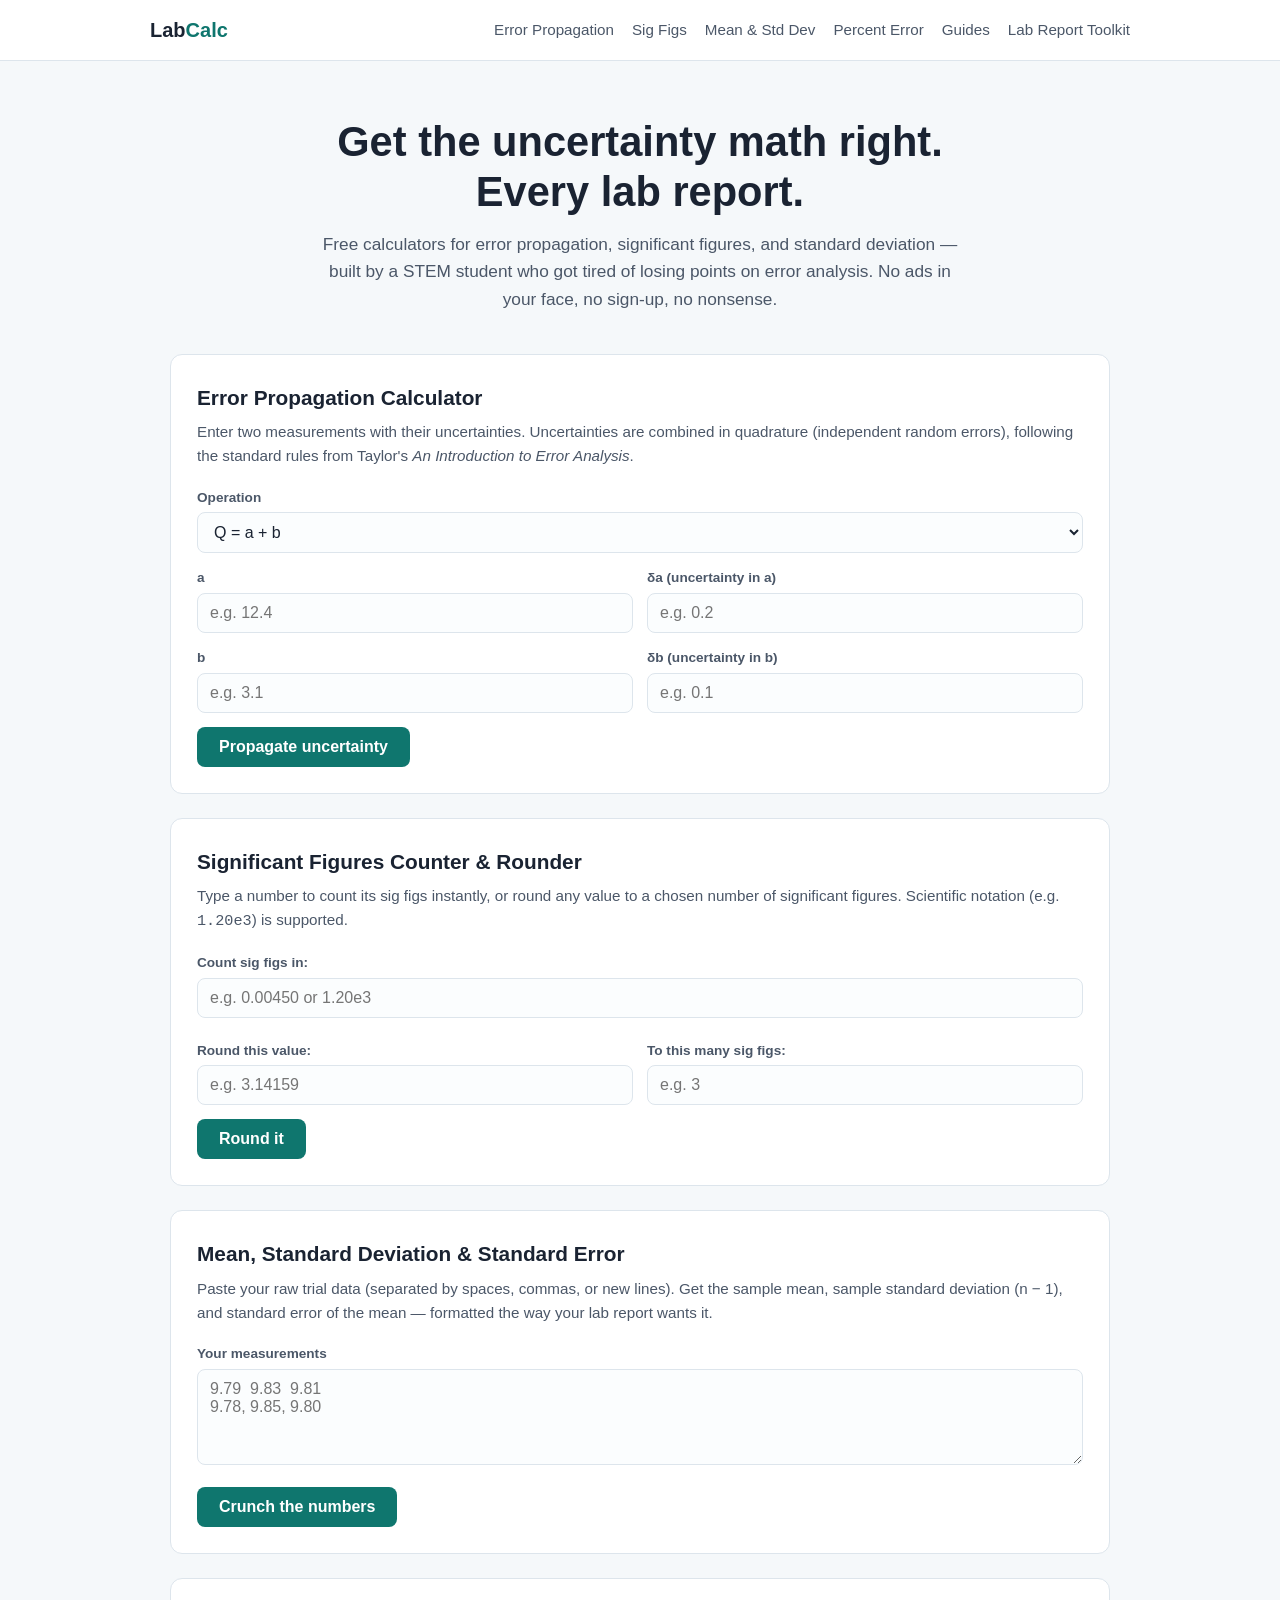
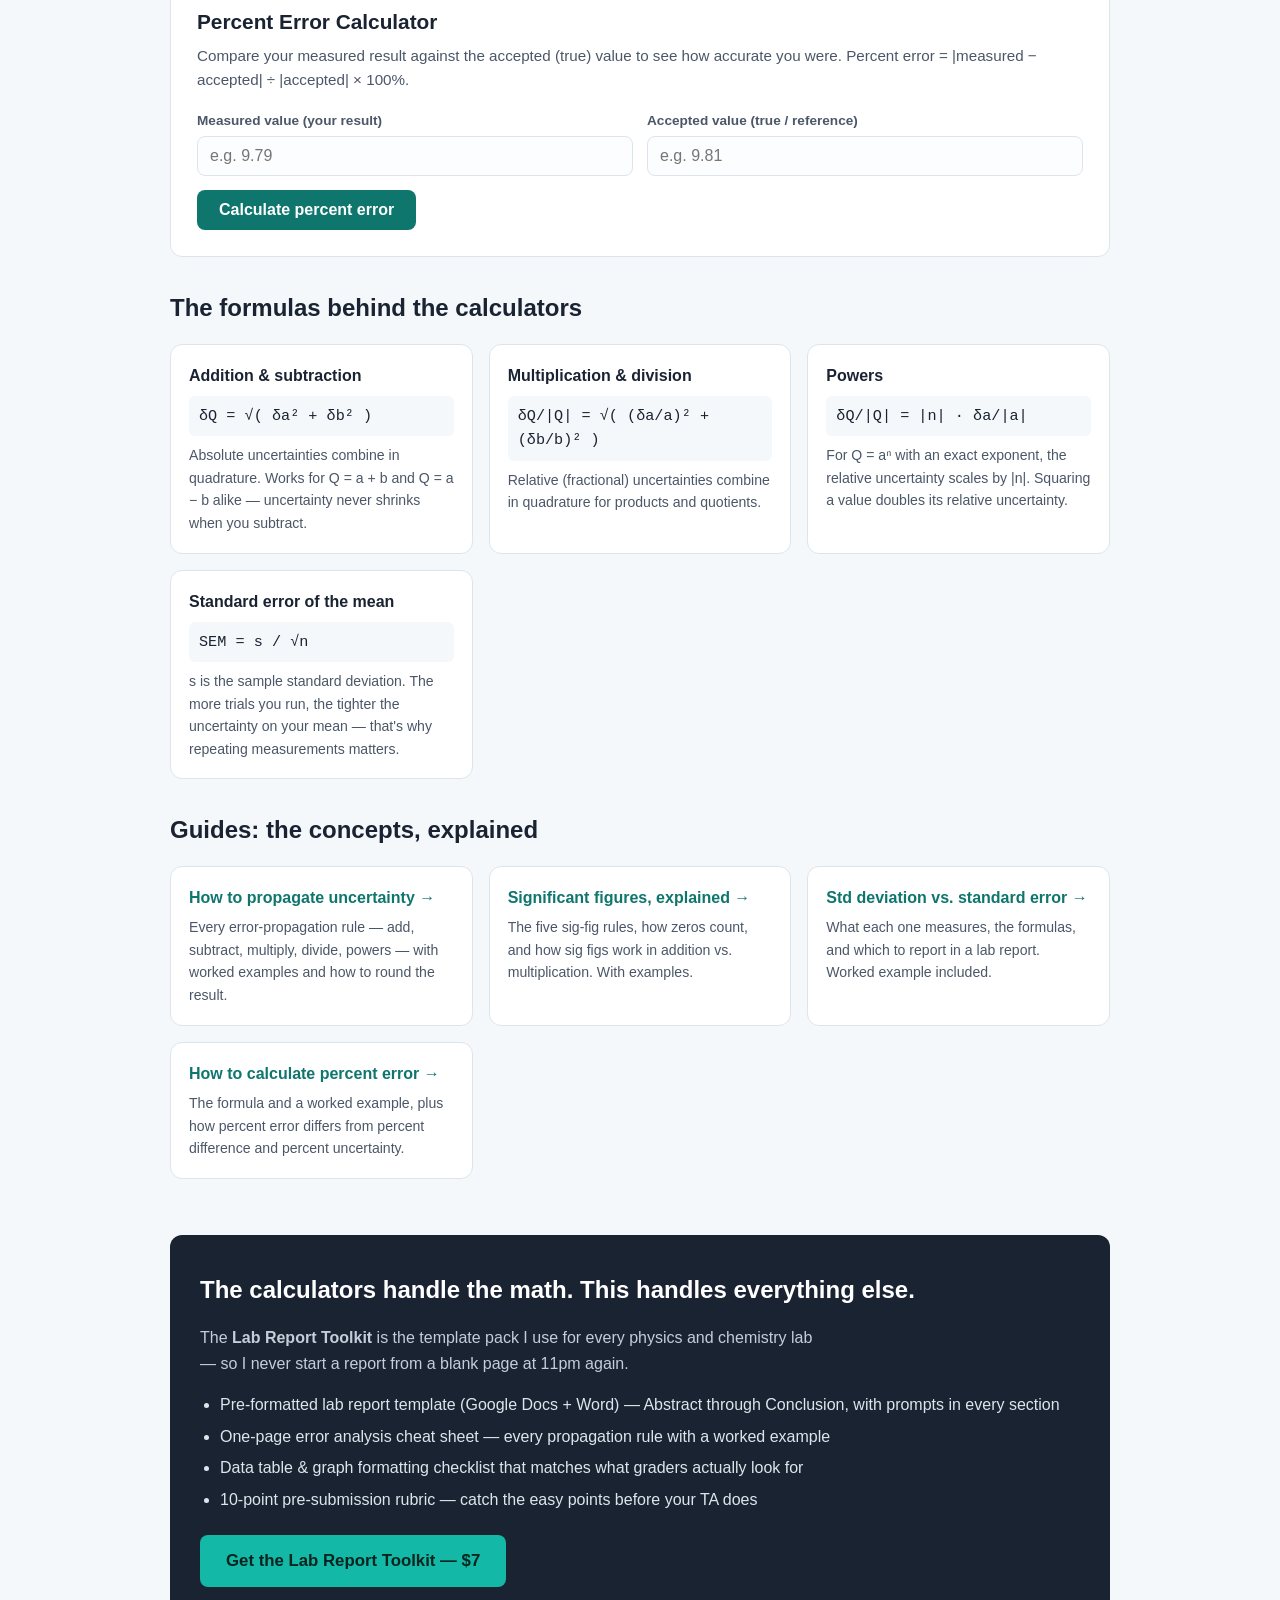
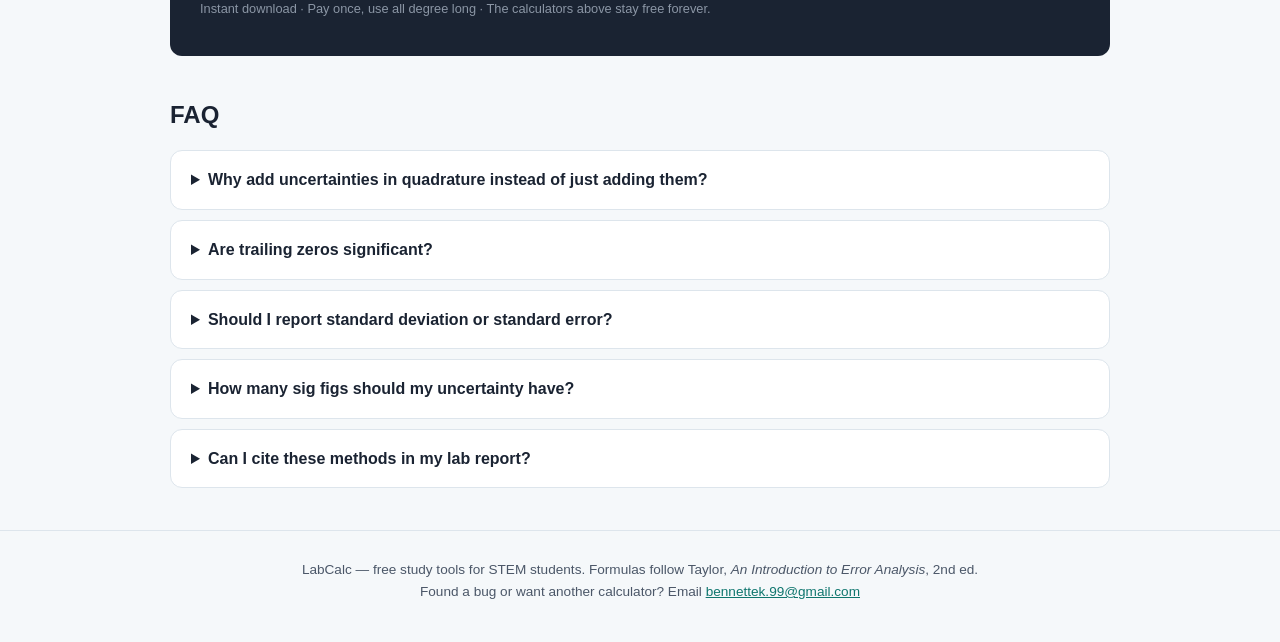
<file: index.html>
<!DOCTYPE html>
<html lang="en">
<head>
<meta charset="UTF-8">
<meta name="viewport" content="width=device-width, initial-scale=1.0">
<title>LabCalc — Free Error Propagation, Sig Fig &amp; Standard Deviation Calculators</title>
<meta name="description" content="Free calculators for lab reports: propagate uncertainty through any calculation, count and round significant figures, and get mean ± standard error from raw data.">
<link rel="canonical" href="https://bennettek99-spec.github.io/labcalc/">
<meta name="robots" content="index, follow">
<meta name="theme-color" content="#0f766e">
<!-- Open Graph / social preview -->
<meta property="og:type" content="website">
<meta property="og:site_name" content="LabCalc">
<meta property="og:title" content="LabCalc — Free Error Propagation, Sig Fig &amp; Standard Deviation Calculators">
<meta property="og:description" content="Free, no-signup calculators for lab reports: error propagation, significant figures, and mean ± standard error.">
<meta property="og:url" content="https://bennettek99-spec.github.io/labcalc/">
<meta name="twitter:card" content="summary">
<meta name="twitter:title" content="LabCalc — Free Lab Report Calculators">
<meta name="twitter:description" content="Error propagation, significant figures, and standard error calculators for physics &amp; chemistry students.">
<script type="application/ld+json">
{
  "@context": "https://schema.org",
  "@type": "FAQPage",
  "mainEntity": [
    {
      "@type": "Question",
      "name": "How do I propagate uncertainty when adding two measurements?",
      "acceptedAnswer": { "@type": "Answer", "text": "For Q = a + b or Q = a − b, the uncertainties add in quadrature: δQ = √(δa² + δb²). Independent random errors partially cancel, so quadrature gives a more realistic uncertainty than simply adding δa + δb." }
    },
    {
      "@type": "Question",
      "name": "Are trailing zeros significant figures?",
      "acceptedAnswer": { "@type": "Answer", "text": "Trailing zeros after a decimal point are significant (1.200 has 4 sig figs). Trailing zeros in a whole number with no decimal point are ambiguous and conventionally treated as not significant (1200 has 2 sig figs). Use scientific notation to be explicit." }
    },
    {
      "@type": "Question",
      "name": "Should I report standard deviation or standard error in a lab report?",
      "acceptedAnswer": { "@type": "Answer", "text": "Report the standard deviation to describe the spread of your individual measurements, and the standard error of the mean (SEM = s/√n) as the uncertainty on your best estimate. A result is usually quoted as mean ± SEM." }
    }
  ]
}
</script>
<style>
  :root {
    --ink: #1a2332;
    --ink-soft: #4b5768;
    --bg: #f5f8fa;
    --card: #ffffff;
    --line: #dde5ec;
    --accent: #0f766e;
    --accent-dark: #0b5a54;
    --accent-soft: #e6f4f2;
    --warn: #b45309;
    --err: #b91c1c;
    --radius: 12px;
  }
  * { margin: 0; padding: 0; box-sizing: border-box; }
  html { scroll-behavior: smooth; }
  body {
    font-family: -apple-system, BlinkMacSystemFont, "Segoe UI", Roboto, Helvetica, Arial, sans-serif;
    background: var(--bg);
    color: var(--ink);
    line-height: 1.6;
  }
  .wrap { max-width: 980px; margin: 0 auto; padding: 0 20px; }

  header {
    background: var(--card);
    border-bottom: 1px solid var(--line);
    position: sticky; top: 0; z-index: 10;
  }
  .nav {
    display: flex; align-items: center; justify-content: space-between;
    padding: 14px 0; flex-wrap: wrap; gap: 10px;
  }
  .logo { font-weight: 800; font-size: 1.25rem; color: var(--ink); text-decoration: none; }
  .logo span { color: var(--accent); }
  .nav-links { display: flex; gap: 18px; flex-wrap: wrap; }
  .nav-links a { color: var(--ink-soft); text-decoration: none; font-size: 0.95rem; font-weight: 500; }
  .nav-links a:hover { color: var(--accent); }

  .hero { text-align: center; padding: 56px 0 40px; }
  .hero h1 { font-size: clamp(1.7rem, 4.5vw, 2.6rem); line-height: 1.2; margin-bottom: 14px; }
  .hero p { color: var(--ink-soft); max-width: 640px; margin: 0 auto; font-size: 1.08rem; }

  .tools { display: grid; gap: 24px; padding-bottom: 24px; }

  .card {
    background: var(--card);
    border: 1px solid var(--line);
    border-radius: var(--radius);
    padding: 26px;
    scroll-margin-top: 80px;
  }
  .card h2 { font-size: 1.3rem; margin-bottom: 6px; }
  .card .sub { color: var(--ink-soft); font-size: 0.95rem; margin-bottom: 18px; }

  label { display: block; font-size: 0.85rem; font-weight: 600; color: var(--ink-soft); margin-bottom: 4px; }
  input[type="text"], input[type="number"], select, textarea {
    width: 100%; padding: 10px 12px; font-size: 1rem;
    border: 1px solid var(--line); border-radius: 8px;
    background: #fbfdfe; color: var(--ink); font-family: inherit;
  }
  input:focus, select:focus, textarea:focus { outline: 2px solid var(--accent); border-color: var(--accent); }
  textarea { resize: vertical; min-height: 96px; }

  .row { display: grid; grid-template-columns: repeat(auto-fit, minmax(140px, 1fr)); gap: 14px; margin-bottom: 14px; }
  .field { min-width: 0; }

  button.calc {
    background: var(--accent); color: #fff; border: none; cursor: pointer;
    padding: 11px 22px; font-size: 1rem; font-weight: 600;
    border-radius: 8px; transition: background 0.15s;
  }
  button.calc:hover { background: var(--accent-dark); }

  .result {
    margin-top: 16px; padding: 14px 16px;
    background: var(--accent-soft); border-left: 4px solid var(--accent);
    border-radius: 0 8px 8px 0; display: none;
  }
  .result.show { display: block; }
  .result .big { font-size: 1.25rem; font-weight: 700; }
  .result .note { font-size: 0.85rem; color: var(--ink-soft); margin-top: 4px; }
  .result.error { background: #fdf0ef; border-left-color: var(--err); color: var(--err); }

  .formulas { padding: 8px 0 24px; }
  .formulas h2, .faq h2, .toolkit h2 { font-size: 1.5rem; margin-bottom: 16px; }
  .formula-grid { display: grid; grid-template-columns: repeat(auto-fit, minmax(260px, 1fr)); gap: 16px; }
  .formula {
    background: var(--card); border: 1px solid var(--line); border-radius: var(--radius); padding: 18px;
  }
  .formula h3 { font-size: 1rem; margin-bottom: 6px; }
  .formula code {
    display: block; background: var(--bg); padding: 8px 10px; border-radius: 6px;
    font-size: 0.95rem; margin: 8px 0; overflow-x: auto;
  }
  .formula p { font-size: 0.88rem; color: var(--ink-soft); }
  a.guide-link { text-decoration: none; color: inherit; display: block; transition: border-color 0.15s, transform 0.15s; }
  a.guide-link:hover { border-color: var(--accent); transform: translateY(-2px); }
  a.guide-link h3 { color: var(--accent); }

  .toolkit {
    background: var(--ink); color: #eef2f6; border-radius: var(--radius);
    padding: 36px 30px; margin: 32px 0; scroll-margin-top: 80px;
  }
  .toolkit h2 { color: #fff; }
  .toolkit p { color: #c4cdd8; max-width: 620px; }
  .toolkit ul { margin: 16px 0 22px 20px; color: #dde5ec; }
  .toolkit li { margin-bottom: 6px; }
  .buy-button {
    display: inline-block; background: #14b8a6; color: #06251f !important;
    font-weight: 700; padding: 13px 26px; border-radius: 8px;
    text-decoration: none; font-size: 1.05rem;
  }
  .buy-button:hover { background: #2dd4bf; }
  .toolkit .tiny { font-size: 0.8rem; color: #8b96a5; margin-top: 12px; }

  .faq { padding: 8px 0 32px; scroll-margin-top: 80px; }
  details {
    background: var(--card); border: 1px solid var(--line);
    border-radius: var(--radius); padding: 16px 20px; margin-bottom: 10px;
  }
  summary { font-weight: 600; cursor: pointer; }
  details p { margin-top: 10px; color: var(--ink-soft); font-size: 0.95rem; }

  footer {
    border-top: 1px solid var(--line); padding: 28px 0 40px;
    text-align: center; color: var(--ink-soft); font-size: 0.85rem;
  }
  footer a { color: var(--accent); }
</style>
</head>
<body>

<header>
  <div class="wrap nav">
    <a class="logo" href="#">Lab<span>Calc</span></a>
    <nav class="nav-links">
      <a href="#error-prop">Error Propagation</a>
      <a href="#sigfigs">Sig Figs</a>
      <a href="#stats">Mean &amp; Std Dev</a>
      <a href="#percent-error">Percent Error</a>
      <a href="#guides">Guides</a>
      <a href="#toolkit">Lab Report Toolkit</a>
    </nav>
  </div>
</header>

<main class="wrap">

  <section class="hero">
    <h1>Get the uncertainty math right.<br>Every lab report.</h1>
    <p>Free calculators for error propagation, significant figures, and standard deviation — built by a STEM student who got tired of losing points on error analysis. No ads in your face, no sign-up, no nonsense.</p>
  </section>

  <section class="tools">

    <!-- ============ ERROR PROPAGATION ============ -->
    <div class="card" id="error-prop">
      <h2>Error Propagation Calculator</h2>
      <p class="sub">Enter two measurements with their uncertainties. Uncertainties are combined in quadrature (independent random errors), following the standard rules from Taylor's <em>An Introduction to Error Analysis</em>.</p>

      <div class="row">
        <div class="field">
          <label for="ep-op">Operation</label>
          <select id="ep-op">
            <option value="add">Q = a + b</option>
            <option value="sub">Q = a − b</option>
            <option value="mul">Q = a × b</option>
            <option value="div">Q = a ÷ b</option>
            <option value="pow">Q = aⁿ (n exact)</option>
          </select>
        </div>
      </div>

      <div class="row">
        <div class="field">
          <label for="ep-a">a</label>
          <input type="number" id="ep-a" step="any" placeholder="e.g. 12.4">
        </div>
        <div class="field">
          <label for="ep-da">δa (uncertainty in a)</label>
          <input type="number" id="ep-da" step="any" min="0" placeholder="e.g. 0.2">
        </div>
      </div>

      <div class="row" id="ep-b-row">
        <div class="field">
          <label for="ep-b">b</label>
          <input type="number" id="ep-b" step="any" placeholder="e.g. 3.1">
        </div>
        <div class="field">
          <label for="ep-db">δb (uncertainty in b)</label>
          <input type="number" id="ep-db" step="any" min="0" placeholder="e.g. 0.1">
        </div>
      </div>

      <div class="row" id="ep-n-row" style="display:none">
        <div class="field">
          <label for="ep-n">n (exponent, treated as exact)</label>
          <input type="number" id="ep-n" step="any" placeholder="e.g. 2">
        </div>
      </div>

      <button class="calc" id="ep-go">Propagate uncertainty</button>
      <div class="result" id="ep-result"></div>
    </div>

    <!-- ============ SIG FIGS ============ -->
    <div class="card" id="sigfigs">
      <h2>Significant Figures Counter &amp; Rounder</h2>
      <p class="sub">Type a number to count its sig figs instantly, or round any value to a chosen number of significant figures. Scientific notation (e.g. <code>1.20e3</code>) is supported.</p>

      <div class="row">
        <div class="field">
          <label for="sf-count-in">Count sig figs in:</label>
          <input type="text" id="sf-count-in" placeholder="e.g. 0.00450 or 1.20e3" autocomplete="off">
        </div>
      </div>
      <div class="result" id="sf-count-result"></div>

      <div class="row" style="margin-top:22px">
        <div class="field">
          <label for="sf-round-val">Round this value:</label>
          <input type="number" id="sf-round-val" step="any" placeholder="e.g. 3.14159">
        </div>
        <div class="field">
          <label for="sf-round-n">To this many sig figs:</label>
          <input type="number" id="sf-round-n" min="1" max="15" step="1" placeholder="e.g. 3">
        </div>
      </div>
      <button class="calc" id="sf-go">Round it</button>
      <div class="result" id="sf-round-result"></div>
    </div>

    <!-- ============ STATS ============ -->
    <div class="card" id="stats">
      <h2>Mean, Standard Deviation &amp; Standard Error</h2>
      <p class="sub">Paste your raw trial data (separated by spaces, commas, or new lines). Get the sample mean, sample standard deviation (n − 1), and standard error of the mean — formatted the way your lab report wants it.</p>

      <div class="row">
        <div class="field" style="grid-column: 1 / -1">
          <label for="st-data">Your measurements</label>
          <textarea id="st-data" placeholder="9.79  9.83  9.81&#10;9.78, 9.85, 9.80"></textarea>
        </div>
      </div>
      <button class="calc" id="st-go">Crunch the numbers</button>
      <div class="result" id="st-result"></div>
    </div>

    <!-- ============ PERCENT ERROR ============ -->
    <div class="card" id="percent-error">
      <h2>Percent Error Calculator</h2>
      <p class="sub">Compare your measured result against the accepted (true) value to see how accurate you were. Percent error = |measured − accepted| ÷ |accepted| × 100%.</p>

      <div class="row">
        <div class="field">
          <label for="pe-measured">Measured value (your result)</label>
          <input type="number" id="pe-measured" step="any" placeholder="e.g. 9.79">
        </div>
        <div class="field">
          <label for="pe-accepted">Accepted value (true / reference)</label>
          <input type="number" id="pe-accepted" step="any" placeholder="e.g. 9.81">
        </div>
      </div>
      <button class="calc" id="pe-go">Calculate percent error</button>
      <div class="result" id="pe-result"></div>
    </div>

  </section>

  <!-- ============ FORMULAS ============ -->
  <section class="formulas">
    <h2>The formulas behind the calculators</h2>
    <div class="formula-grid">
      <div class="formula">
        <h3>Addition &amp; subtraction</h3>
        <code>δQ = √( δa² + δb² )</code>
        <p>Absolute uncertainties combine in quadrature. Works for Q = a + b and Q = a − b alike — uncertainty never shrinks when you subtract.</p>
      </div>
      <div class="formula">
        <h3>Multiplication &amp; division</h3>
        <code>δQ/|Q| = √( (δa/a)² + (δb/b)² )</code>
        <p>Relative (fractional) uncertainties combine in quadrature for products and quotients.</p>
      </div>
      <div class="formula">
        <h3>Powers</h3>
        <code>δQ/|Q| = |n| · δa/|a|</code>
        <p>For Q = aⁿ with an exact exponent, the relative uncertainty scales by |n|. Squaring a value doubles its relative uncertainty.</p>
      </div>
      <div class="formula">
        <h3>Standard error of the mean</h3>
        <code>SEM = s / √n</code>
        <p>s is the sample standard deviation. The more trials you run, the tighter the uncertainty on your mean — that's why repeating measurements matters.</p>
      </div>
    </div>
  </section>

  <!-- ============ GUIDES ============ -->
  <section class="formulas" id="guides">
    <h2>Guides: the concepts, explained</h2>
    <div class="formula-grid">
      <a class="formula guide-link" href="guides/error-propagation.html">
        <h3>How to propagate uncertainty →</h3>
        <p>Every error-propagation rule — add, subtract, multiply, divide, powers — with worked examples and how to round the result.</p>
      </a>
      <a class="formula guide-link" href="guides/significant-figures.html">
        <h3>Significant figures, explained →</h3>
        <p>The five sig-fig rules, how zeros count, and how sig figs work in addition vs. multiplication. With examples.</p>
      </a>
      <a class="formula guide-link" href="guides/standard-deviation-vs-standard-error.html">
        <h3>Std deviation vs. standard error →</h3>
        <p>What each one measures, the formulas, and which to report in a lab report. Worked example included.</p>
      </a>
      <a class="formula guide-link" href="guides/percent-error.html">
        <h3>How to calculate percent error →</h3>
        <p>The formula and a worked example, plus how percent error differs from percent difference and percent uncertainty.</p>
      </a>
    </div>
  </section>

  <!-- ============ PRODUCT ============ -->
  <section class="toolkit" id="toolkit">
    <h2>The calculators handle the math. This handles everything else.</h2>
    <p>The <strong>Lab Report Toolkit</strong> is the template pack I use for every physics and chemistry lab — so I never start a report from a blank page at 11pm again.</p>
    <ul>
      <li>Pre-formatted lab report template (Google Docs + Word) — Abstract through Conclusion, with prompts in every section</li>
      <li>One-page error analysis cheat sheet — every propagation rule with a worked example</li>
      <li>Data table &amp; graph formatting checklist that matches what graders actually look for</li>
      <li>10-point pre-submission rubric — catch the easy points before your TA does</li>
    </ul>
    <a class="buy-button" href="https://payhip.com/b/xw5Ad" target="_blank" rel="noopener">Get the Lab Report Toolkit — $7</a>
    <p class="tiny">Instant download · Pay once, use all degree long · The calculators above stay free forever.</p>
  </section>

  <!-- ============ FAQ ============ -->
  <section class="faq" id="faq">
    <h2>FAQ</h2>
    <details>
      <summary>Why add uncertainties in quadrature instead of just adding them?</summary>
      <p>If the errors in a and b are independent and random, it's unlikely both are at their maximum at the same time — they partially cancel. Adding in quadrature (square, sum, square-root) accounts for that cancellation and gives the statistically expected uncertainty. Simply adding δa + δb overestimates it.</p>
    </details>
    <details>
      <summary>Are trailing zeros significant?</summary>
      <p>After a decimal point, yes: 1.200 has four sig figs. In a whole number with no decimal point, trailing zeros are ambiguous and conventionally treated as <em>not</em> significant: 1200 has two. To be unambiguous, write 1.200 × 10³. This calculator follows that convention.</p>
    </details>
    <details>
      <summary>Should I report standard deviation or standard error?</summary>
      <p>Both have a job. The standard deviation (s) describes the spread of your individual trials. The standard error (SEM = s/√n) is the uncertainty on your <em>mean</em>. When you quote a final result, write it as mean ± SEM.</p>
    </details>
    <details>
      <summary>How many sig figs should my uncertainty have?</summary>
      <p>Round the uncertainty to one significant figure (two if its leading digit is 1), then round your value to the same decimal place. So 9.81473 ± 0.02835 becomes 9.81 ± 0.03. The error propagation calculator above does this formatting for you.</p>
    </details>
    <details>
      <summary>Can I cite these methods in my lab report?</summary>
      <p>The formulas are the standard ones — cite J. R. Taylor, <em>An Introduction to Error Analysis</em>, 2nd ed. (University Science Books, 1997), which is where every intro lab manual gets them.</p>
    </details>
  </section>

</main>

<footer>
  <div class="wrap">
    <p>LabCalc — free study tools for STEM students. Formulas follow Taylor, <em>An Introduction to Error Analysis</em>, 2nd ed.</p>
    <p>Found a bug or want another calculator? Email <a href="mailto:bennettek.99@gmail.com">bennettek.99@gmail.com</a></p>
  </div>
</footer>

<script>
"use strict";

/* ---------- shared formatting ---------- */

// Round uncertainty to 1 sig fig (2 if leading digit is 1), then round
// the value to the same decimal place. Standard lab-report convention.
function formatMeasurement(q, dq) {
  if (!isFinite(q) || !isFinite(dq)) return null;
  if (dq <= 0) return { value: String(Number(q.toPrecision(6))), unc: "0", sig: 0 };
  const lead = Number(dq.toPrecision(1)).toExponential(0)[0];
  const sig = lead === "1" ? 2 : 1;
  const dqR = Number(dq.toPrecision(sig));
  const expR = Math.floor(Math.log10(dqR));
  const place = sig - 1 - expR; // decimal places to keep; negative → round left of the point
  if (place >= 0) {
    const decimals = Math.min(12, place);
    return { value: q.toFixed(decimals), unc: dqR.toFixed(decimals), sig };
  }
  const factor = Math.pow(10, -place);
  return { value: String(Math.round(q / factor) * factor), unc: String(dqR), sig };
}

function showResult(el, html, isError) {
  el.innerHTML = html;
  el.classList.add("show");
  el.classList.toggle("error", !!isError);
}

/* ---------- error propagation ---------- */

const epOp = document.getElementById("ep-op");
const epBRow = document.getElementById("ep-b-row");
const epNRow = document.getElementById("ep-n-row");
const epResult = document.getElementById("ep-result");

epOp.addEventListener("change", () => {
  const isPow = epOp.value === "pow";
  epBRow.style.display = isPow ? "none" : "";
  epNRow.style.display = isPow ? "" : "none";
});

document.getElementById("ep-go").addEventListener("click", () => {
  const op = epOp.value;
  const a = parseFloat(document.getElementById("ep-a").value);
  const da = parseFloat(document.getElementById("ep-da").value);

  if (!isFinite(a) || !isFinite(da) || da < 0) {
    return showResult(epResult, "Enter a value for <strong>a</strong> and a non-negative uncertainty <strong>δa</strong>.", true);
  }

  let q, dq;

  if (op === "pow") {
    const n = parseFloat(document.getElementById("ep-n").value);
    if (!isFinite(n)) return showResult(epResult, "Enter an exponent <strong>n</strong>.", true);
    q = Math.pow(a, n);
    if (!isFinite(q)) return showResult(epResult, "That power isn't a real number (e.g. a negative base with a fractional exponent).", true);
    dq = Math.abs(n * Math.pow(a, n - 1)) * da;
  } else {
    const b = parseFloat(document.getElementById("ep-b").value);
    const db = parseFloat(document.getElementById("ep-db").value);
    if (!isFinite(b) || !isFinite(db) || db < 0) {
      return showResult(epResult, "Enter a value for <strong>b</strong> and a non-negative uncertainty <strong>δb</strong>.", true);
    }
    switch (op) {
      case "add": q = a + b; dq = Math.hypot(da, db); break;
      case "sub": q = a - b; dq = Math.hypot(da, db); break;
      case "mul": q = a * b; dq = Math.hypot(b * da, a * db); break;
      case "div":
        if (b === 0) return showResult(epResult, "Can't divide by zero — <strong>b</strong> must be nonzero.", true);
        q = a / b;
        dq = Math.hypot(da / b, (a * db) / (b * b));
        break;
    }
  }

  if (!isFinite(dq)) return showResult(epResult, "The uncertainty came out undefined — check your inputs.", true);

  const f = formatMeasurement(q, dq);
  const rel = q !== 0 ? ((dq / Math.abs(q)) * 100).toPrecision(2) + "%" : "—";
  showResult(epResult,
    `<div class="big">Q = ${f.value} ± ${f.unc}</div>
     <div class="note">Relative uncertainty: ${rel} &nbsp;·&nbsp; unrounded: Q = ${Number(q.toPrecision(8))}, δQ = ${Number(dq.toPrecision(8))}</div>
     <div class="note">Uncertainty rounded to ${f.sig === 2 ? "two sig figs (leading digit is 1)" : "one sig fig"}; value rounded to match.</div>`);
});

/* ---------- significant figures ---------- */

function countSigFigs(raw) {
  let s = String(raw).trim().replace(/,/g, "").replace(/^[+-]/, "");
  if (/e/i.test(s)) {
    const parts = s.split(/e/i);
    if (parts.length !== 2 || !/^[+-]?\d+$/.test(parts[1])) return null;
    s = parts[0].replace(/^[+-]/, "");
  }
  if (!/^(\d+\.?\d*|\.\d+)$/.test(s)) return null;
  if (s.includes(".")) {
    const digits = s.replace(".", "").replace(/^0+/, "");
    return digits.length || 1;
  }
  const noLead = s.replace(/^0+/, "");
  if (!noLead) return 1; // "0"
  return noLead.replace(/0+$/, "").length || 1;
}

const sfCountIn = document.getElementById("sf-count-in");
const sfCountResult = document.getElementById("sf-count-result");

sfCountIn.addEventListener("input", () => {
  const v = sfCountIn.value.trim();
  if (!v) { sfCountResult.classList.remove("show"); return; }
  const n = countSigFigs(v);
  if (n === null) {
    return showResult(sfCountResult, "That doesn't parse as a number. Try something like <code>0.00450</code> or <code>1.20e3</code>.", true);
  }
  const ambiguous = !v.includes(".") && !/e/i.test(v) && /0$/.test(v.replace(/^[+-]/, "")) && Number(v) !== 0;
  showResult(sfCountResult,
    `<div class="big">${n} significant figure${n === 1 ? "" : "s"}</div>` +
    (ambiguous ? `<div class="note">Heads up: trailing zeros without a decimal point are ambiguous. This counter treats them as not significant — write ${Number(v).toExponential()} style notation to be explicit.</div>` : ""));
});

document.getElementById("sf-go").addEventListener("click", () => {
  const val = parseFloat(document.getElementById("sf-round-val").value);
  const n = parseInt(document.getElementById("sf-round-n").value, 10);
  const out = document.getElementById("sf-round-result");
  if (!isFinite(val)) return showResult(out, "Enter a value to round.", true);
  if (!Number.isInteger(n) || n < 1 || n > 15) return showResult(out, "Sig figs must be a whole number from 1 to 15.", true);
  const rounded = val.toPrecision(n);
  showResult(out,
    `<div class="big">${rounded}</div>
     <div class="note">= ${Number(rounded)} &nbsp;·&nbsp; ${val} rounded to ${n} sig fig${n === 1 ? "" : "s"}</div>`);
});

/* ---------- mean / std dev / SEM ---------- */

document.getElementById("st-go").addEventListener("click", () => {
  const out = document.getElementById("st-result");
  const tokens = document.getElementById("st-data").value.split(/[\s,;]+/).filter(Boolean);
  const nums = tokens.map(Number);
  if (nums.length === 0) return showResult(out, "Paste some numbers first.", true);
  if (nums.some(x => !isFinite(x))) return showResult(out, "Some entries aren't numbers — check for typos or stray units.", true);
  if (nums.length < 2) return showResult(out, "Need at least 2 data points to compute a standard deviation.", true);

  const n = nums.length;
  const mean = nums.reduce((s, x) => s + x, 0) / n;
  const ss = nums.reduce((s, x) => s + (x - mean) * (x - mean), 0);
  const sd = Math.sqrt(ss / (n - 1));
  const sem = sd / Math.sqrt(n);
  const f = formatMeasurement(mean, sem);

  showResult(out,
    `<div class="big">mean ± SEM = ${f.value} ± ${f.unc}</div>
     <div class="note">n = ${n} &nbsp;·&nbsp; mean = ${Number(mean.toPrecision(8))} &nbsp;·&nbsp; sample std dev (n−1) = ${Number(sd.toPrecision(4))} &nbsp;·&nbsp; SEM = ${Number(sem.toPrecision(4))}</div>
     <div class="note">Quote the line above as your final result; report the std dev when describing the spread of trials.</div>`);
});

/* ---------- percent error ---------- */

document.getElementById("pe-go").addEventListener("click", () => {
  const out = document.getElementById("pe-result");
  const measured = parseFloat(document.getElementById("pe-measured").value);
  const accepted = parseFloat(document.getElementById("pe-accepted").value);
  if (!isFinite(measured) || !isFinite(accepted)) {
    return showResult(out, "Enter both a measured value and an accepted value.", true);
  }
  if (accepted === 0) {
    return showResult(out, "Percent error is undefined when the accepted value is zero (division by zero). If neither value is the accepted truth, use percent difference instead.", true);
  }
  const signed = ((measured - accepted) / Math.abs(accepted)) * 100;
  const pe = Number(Math.abs(signed).toPrecision(3));
  const dir = signed > 0 ? "your measurement is higher than accepted"
            : signed < 0 ? "your measurement is lower than accepted"
            : "your measurement matches the accepted value exactly";
  showResult(out,
    `<div class="big">Percent error = ${pe}%</div>
     <div class="note">Signed: ${signed > 0 ? "+" : ""}${Number(signed.toPrecision(3))}% — ${dir}.</div>
     <div class="note">|${measured} − ${accepted}| ÷ |${accepted}| × 100</div>`);
});
</script>

</body>
</html>
</file>
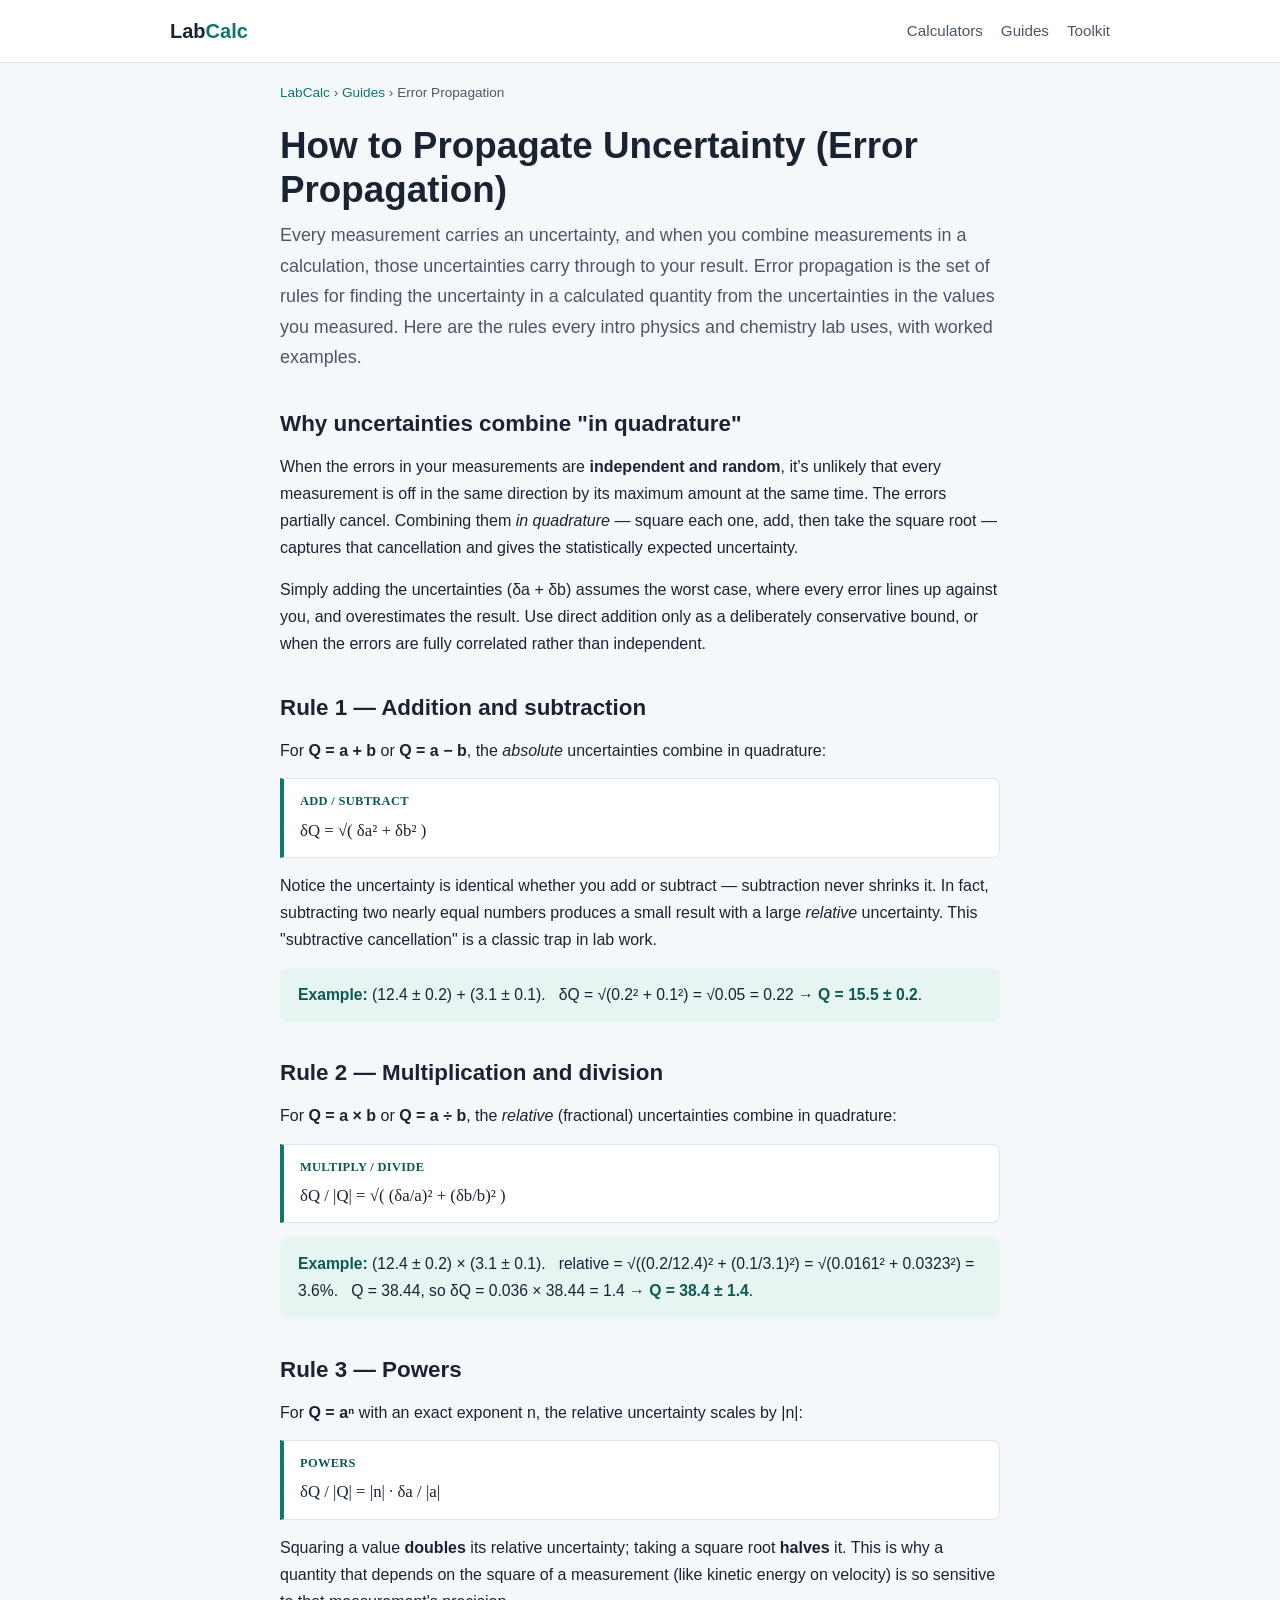
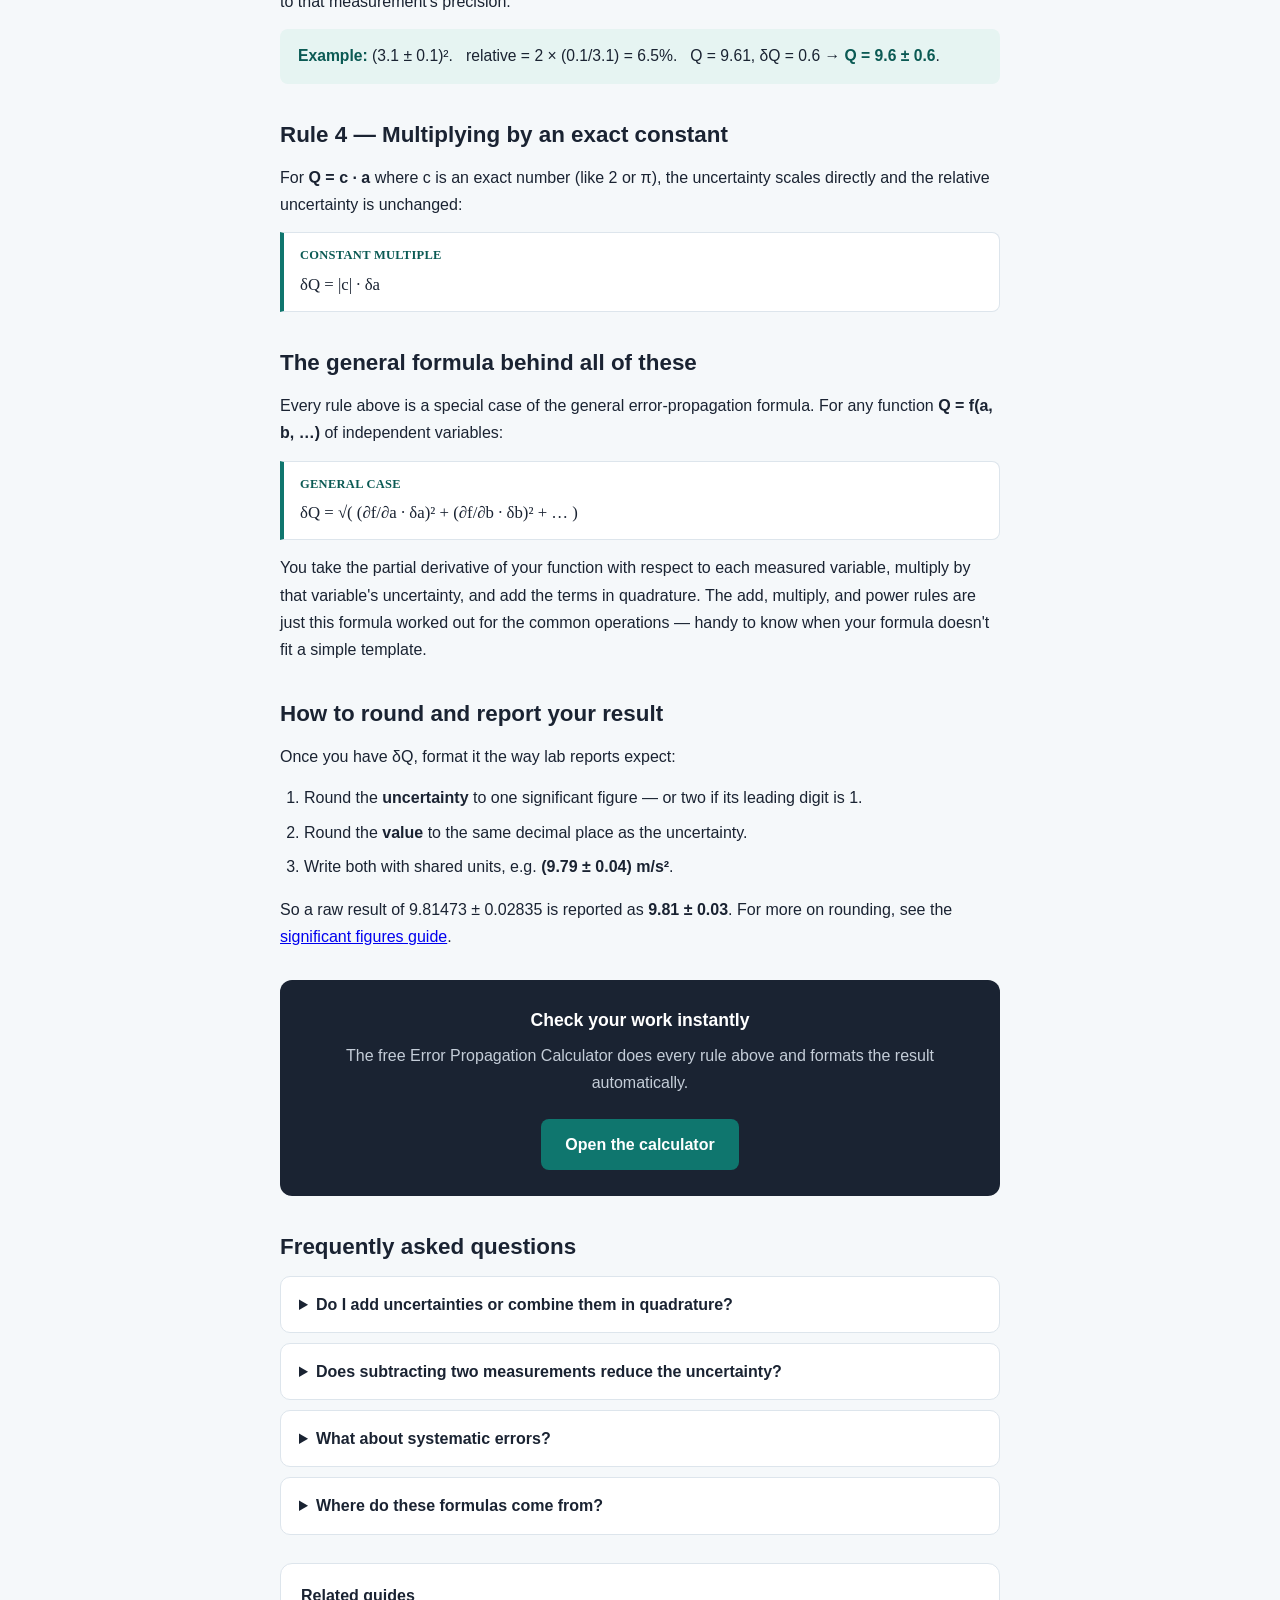
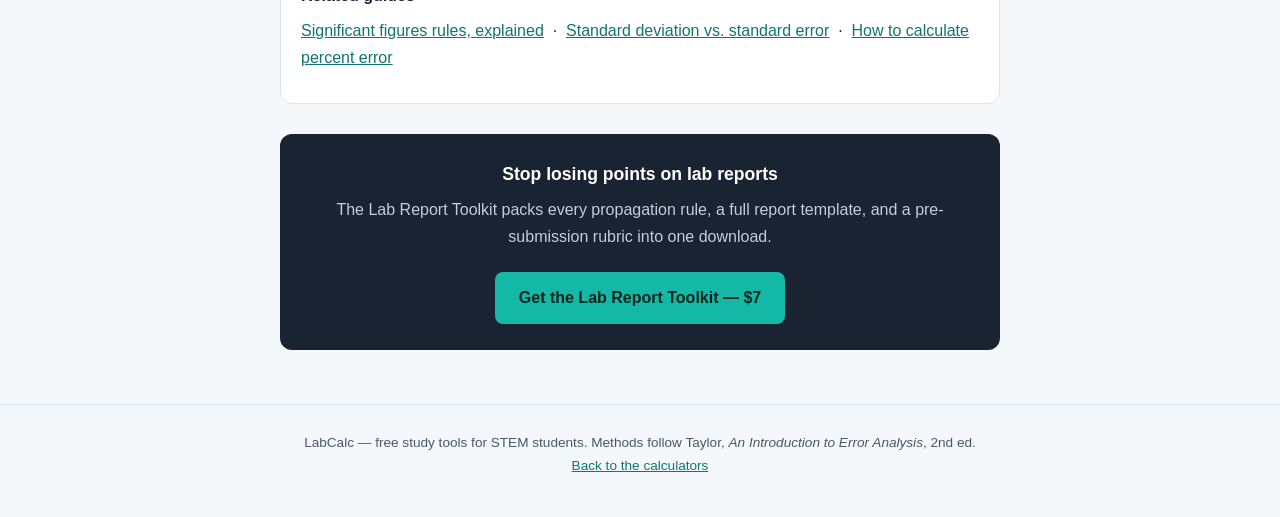
<file: guides/error-propagation.html>
<!DOCTYPE html>
<html lang="en">
<head>
<meta charset="UTF-8">
<meta name="viewport" content="width=device-width, initial-scale=1.0">
<title>How to Propagate Uncertainty: Formulas, Rules &amp; Examples | LabCalc</title>
<meta name="description" content="Error propagation explained: the rules for adding, subtracting, multiplying, dividing, and taking powers of measurements with uncertainties — with worked examples and a free calculator.">
<link rel="canonical" href="https://bennettek99-spec.github.io/labcalc/guides/error-propagation.html">
<meta name="robots" content="index, follow">
<meta name="theme-color" content="#0f766e">
<meta property="og:type" content="article">
<meta property="og:site_name" content="LabCalc">
<meta property="og:title" content="How to Propagate Uncertainty: Formulas, Rules & Examples">
<meta property="og:description" content="Every error-propagation rule with worked examples — add, subtract, multiply, divide, powers — plus how to round and report your result.">
<meta property="og:url" content="https://bennettek99-spec.github.io/labcalc/guides/error-propagation.html">
<meta name="twitter:card" content="summary">
<meta name="twitter:title" content="How to Propagate Uncertainty (Error Propagation)">
<meta name="twitter:description" content="The standard error-propagation rules with worked examples and a free calculator.">
<link rel="stylesheet" href="guide.css">
<script type="application/ld+json">
{
  "@context": "https://schema.org",
  "@graph": [
    {
      "@type": "BreadcrumbList",
      "itemListElement": [
        { "@type": "ListItem", "position": 1, "name": "LabCalc", "item": "https://bennettek99-spec.github.io/labcalc/" },
        { "@type": "ListItem", "position": 2, "name": "Guides", "item": "https://bennettek99-spec.github.io/labcalc/#guides" },
        { "@type": "ListItem", "position": 3, "name": "Error Propagation" }
      ]
    },
    {
      "@type": "Article",
      "headline": "How to Propagate Uncertainty: Formulas, Rules & Examples",
      "description": "The standard rules for propagating uncertainty through addition, subtraction, multiplication, division, and powers, with worked examples.",
      "about": "Error propagation and uncertainty in measurements",
      "inLanguage": "en",
      "mainEntityOfPage": "https://bennettek99-spec.github.io/labcalc/guides/error-propagation.html",
      "publisher": { "@type": "Organization", "name": "LabCalc" }
    },
    {
      "@type": "FAQPage",
      "mainEntity": [
        {
          "@type": "Question",
          "name": "Do I add uncertainties or combine them in quadrature?",
          "acceptedAnswer": { "@type": "Answer", "text": "For independent, random errors you combine them in quadrature (square, sum, square root), because the errors partially cancel. Simply adding them assumes the worst case and overestimates the uncertainty. Adding directly is only appropriate as a conservative upper bound or when errors are fully correlated." }
        },
        {
          "@type": "Question",
          "name": "Does subtracting two measurements reduce the uncertainty?",
          "acceptedAnswer": { "@type": "Answer", "text": "No. For Q = a - b the uncertainty is the same as for Q = a + b: dQ = sqrt(da^2 + db^2). Worse, subtracting two nearly equal numbers leaves a small result with a large relative uncertainty, a problem called subtractive cancellation." }
        },
        {
          "@type": "Question",
          "name": "How do I propagate uncertainty through a power like a squared?",
          "acceptedAnswer": { "@type": "Answer", "text": "For Q = a^n with an exact exponent n, the relative uncertainty scales by the absolute value of n: dQ/|Q| = |n| * da/|a|. Squaring doubles the relative uncertainty; a square root halves it." }
        }
      ]
    }
  ]
}
</script>
</head>
<body>

<header>
  <div class="nav">
    <a class="logo" href="../index.html">Lab<span>Calc</span></a>
    <nav class="nav-links">
      <a href="../index.html#error-prop">Calculators</a>
      <a href="../index.html#guides">Guides</a>
      <a href="../index.html#toolkit">Toolkit</a>
    </nav>
  </div>
</header>

<main class="wrap">
  <div class="breadcrumb"><a href="../index.html">LabCalc</a> › <a href="../index.html#guides">Guides</a> › Error Propagation</div>

  <article>
    <h1>How to Propagate Uncertainty (Error Propagation)</h1>
    <p class="lede">Every measurement carries an uncertainty, and when you combine measurements in a calculation, those uncertainties carry through to your result. Error propagation is the set of rules for finding the uncertainty in a calculated quantity from the uncertainties in the values you measured. Here are the rules every intro physics and chemistry lab uses, with worked examples.</p>

    <h2>Why uncertainties combine "in quadrature"</h2>
    <p>When the errors in your measurements are <strong>independent and random</strong>, it's unlikely that every measurement is off in the same direction by its maximum amount at the same time. The errors partially cancel. Combining them <em>in quadrature</em> — square each one, add, then take the square root — captures that cancellation and gives the statistically expected uncertainty.</p>
    <p>Simply adding the uncertainties (δa + δb) assumes the worst case, where every error lines up against you, and overestimates the result. Use direct addition only as a deliberately conservative bound, or when the errors are fully correlated rather than independent.</p>

    <h2>Rule 1 — Addition and subtraction</h2>
    <p>For <strong>Q = a + b</strong> or <strong>Q = a − b</strong>, the <em>absolute</em> uncertainties combine in quadrature:</p>
    <span class="eq"><span class="label">Add / Subtract</span>δQ = √( δa² + δb² )</span>
    <p>Notice the uncertainty is identical whether you add or subtract — subtraction never shrinks it. In fact, subtracting two nearly equal numbers produces a small result with a large <em>relative</em> uncertainty. This "subtractive cancellation" is a classic trap in lab work.</p>
    <div class="example"><b>Example:</b> (12.4 ± 0.2) + (3.1 ± 0.1). &nbsp; δQ = √(0.2² + 0.1²) = √0.05 = 0.22 → <b>Q = 15.5 ± 0.2</b>.</div>

    <h2>Rule 2 — Multiplication and division</h2>
    <p>For <strong>Q = a × b</strong> or <strong>Q = a ÷ b</strong>, the <em>relative</em> (fractional) uncertainties combine in quadrature:</p>
    <span class="eq"><span class="label">Multiply / Divide</span>δQ / |Q| = √( (δa/a)² + (δb/b)² )</span>
    <div class="example"><b>Example:</b> (12.4 ± 0.2) × (3.1 ± 0.1). &nbsp; relative = √((0.2/12.4)² + (0.1/3.1)²) = √(0.0161² + 0.0323²) = 3.6%. &nbsp; Q = 38.44, so δQ = 0.036 × 38.44 = 1.4 → <b>Q = 38.4 ± 1.4</b>.</div>

    <h2>Rule 3 — Powers</h2>
    <p>For <strong>Q = aⁿ</strong> with an exact exponent n, the relative uncertainty scales by |n|:</p>
    <span class="eq"><span class="label">Powers</span>δQ / |Q| = |n| · δa / |a|</span>
    <p>Squaring a value <strong>doubles</strong> its relative uncertainty; taking a square root <strong>halves</strong> it. This is why a quantity that depends on the square of a measurement (like kinetic energy on velocity) is so sensitive to that measurement's precision.</p>
    <div class="example"><b>Example:</b> (3.1 ± 0.1)². &nbsp; relative = 2 × (0.1/3.1) = 6.5%. &nbsp; Q = 9.61, δQ = 0.6 → <b>Q = 9.6 ± 0.6</b>.</div>

    <h2>Rule 4 — Multiplying by an exact constant</h2>
    <p>For <strong>Q = c · a</strong> where c is an exact number (like 2 or π), the uncertainty scales directly and the relative uncertainty is unchanged:</p>
    <span class="eq"><span class="label">Constant multiple</span>δQ = |c| · δa</span>

    <h2>The general formula behind all of these</h2>
    <p>Every rule above is a special case of the general error-propagation formula. For any function <strong>Q = f(a, b, …)</strong> of independent variables:</p>
    <span class="eq"><span class="label">General case</span>δQ = √( (∂f/∂a · δa)² + (∂f/∂b · δb)² + … )</span>
    <p>You take the partial derivative of your function with respect to each measured variable, multiply by that variable's uncertainty, and add the terms in quadrature. The add, multiply, and power rules are just this formula worked out for the common operations — handy to know when your formula doesn't fit a simple template.</p>

    <h2>How to round and report your result</h2>
    <p>Once you have δQ, format it the way lab reports expect:</p>
    <ol>
      <li>Round the <strong>uncertainty</strong> to one significant figure — or two if its leading digit is 1.</li>
      <li>Round the <strong>value</strong> to the same decimal place as the uncertainty.</li>
      <li>Write both with shared units, e.g. <strong>(9.79 ± 0.04) m/s²</strong>.</li>
    </ol>
    <p>So a raw result of 9.81473 ± 0.02835 is reported as <strong>9.81 ± 0.03</strong>. For more on rounding, see the <a href="significant-figures.html">significant figures guide</a>.</p>

    <div class="cta">
      <h3>Check your work instantly</h3>
      <p>The free Error Propagation Calculator does every rule above and formats the result automatically.</p>
      <a class="btn" href="../index.html#error-prop">Open the calculator</a>
    </div>

    <h2>Frequently asked questions</h2>
    <details>
      <summary>Do I add uncertainties or combine them in quadrature?</summary>
      <p>For independent, random errors, combine them in quadrature — the errors partially cancel, so direct addition overestimates the uncertainty. Add directly only as a conservative upper bound or when the errors are fully correlated.</p>
    </details>
    <details>
      <summary>Does subtracting two measurements reduce the uncertainty?</summary>
      <p>No. For Q = a − b the uncertainty equals that of Q = a + b. And subtracting two nearly equal numbers gives a small result with a large relative uncertainty (subtractive cancellation), which can wreck precision.</p>
    </details>
    <details>
      <summary>What about systematic errors?</summary>
      <p>These rules apply to independent <em>random</em> errors. Systematic errors (a miscalibrated instrument, a consistent reading bias) don't cancel and are handled separately — identify and correct them, or report them as a separate contribution.</p>
    </details>
    <details>
      <summary>Where do these formulas come from?</summary>
      <p>They're the standard rules from J. R. Taylor, <em>An Introduction to Error Analysis</em>, 2nd ed. (University Science Books, 1997) — the reference most intro lab manuals draw on. It's the right citation for your methods section.</p>
    </details>

    <div class="related">
      <h3>Related guides</h3>
      <p><a href="significant-figures.html">Significant figures rules, explained</a> &nbsp;·&nbsp; <a href="standard-deviation-vs-standard-error.html">Standard deviation vs. standard error</a> &nbsp;·&nbsp; <a href="percent-error.html">How to calculate percent error</a></p>
    </div>

    <div class="cta">
      <h3>Stop losing points on lab reports</h3>
      <p>The Lab Report Toolkit packs every propagation rule, a full report template, and a pre-submission rubric into one download.</p>
      <a class="btn alt" href="https://payhip.com/b/xw5Ad" target="_blank" rel="noopener">Get the Lab Report Toolkit — $7</a>
    </div>
  </article>
</main>

<footer>
  <div class="wrap">
    <p>LabCalc — free study tools for STEM students. Methods follow Taylor, <em>An Introduction to Error Analysis</em>, 2nd ed.</p>
    <p><a href="../index.html">Back to the calculators</a></p>
  </div>
</footer>

</body>
</html>
</file>
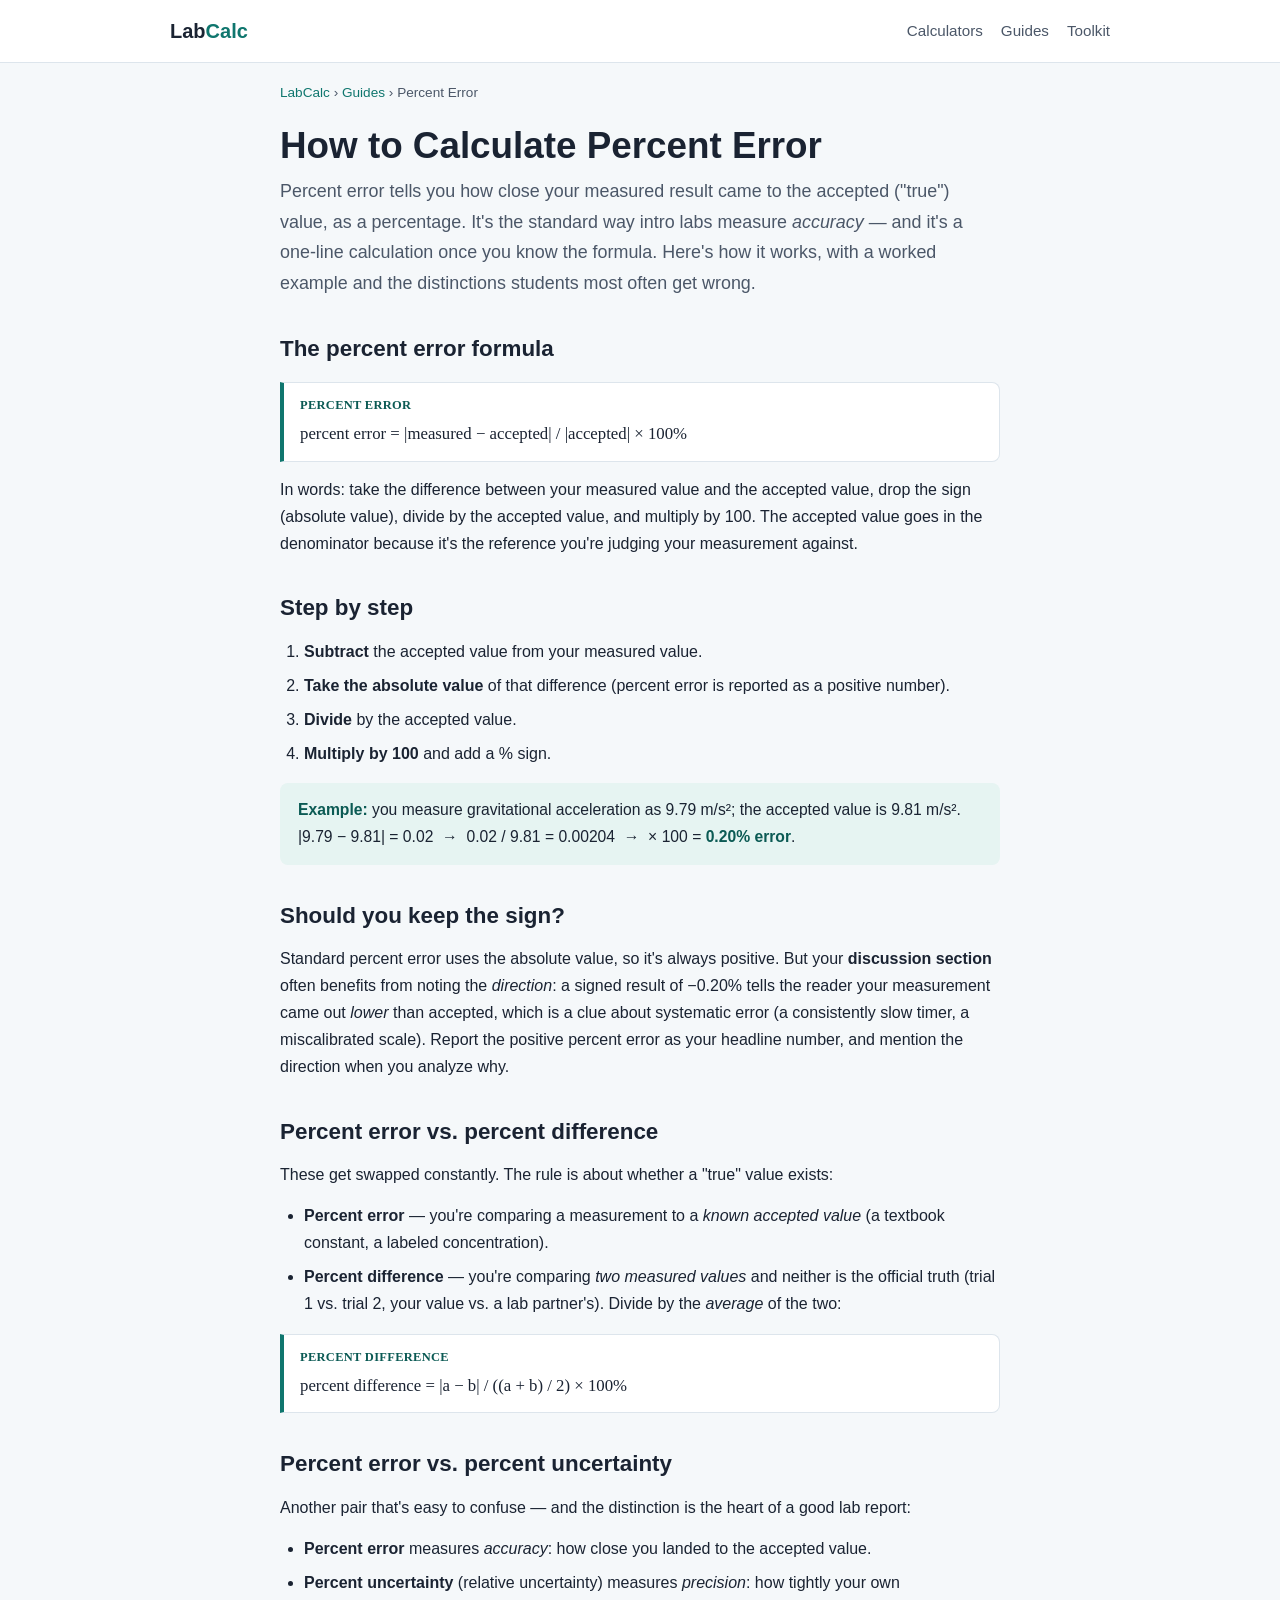
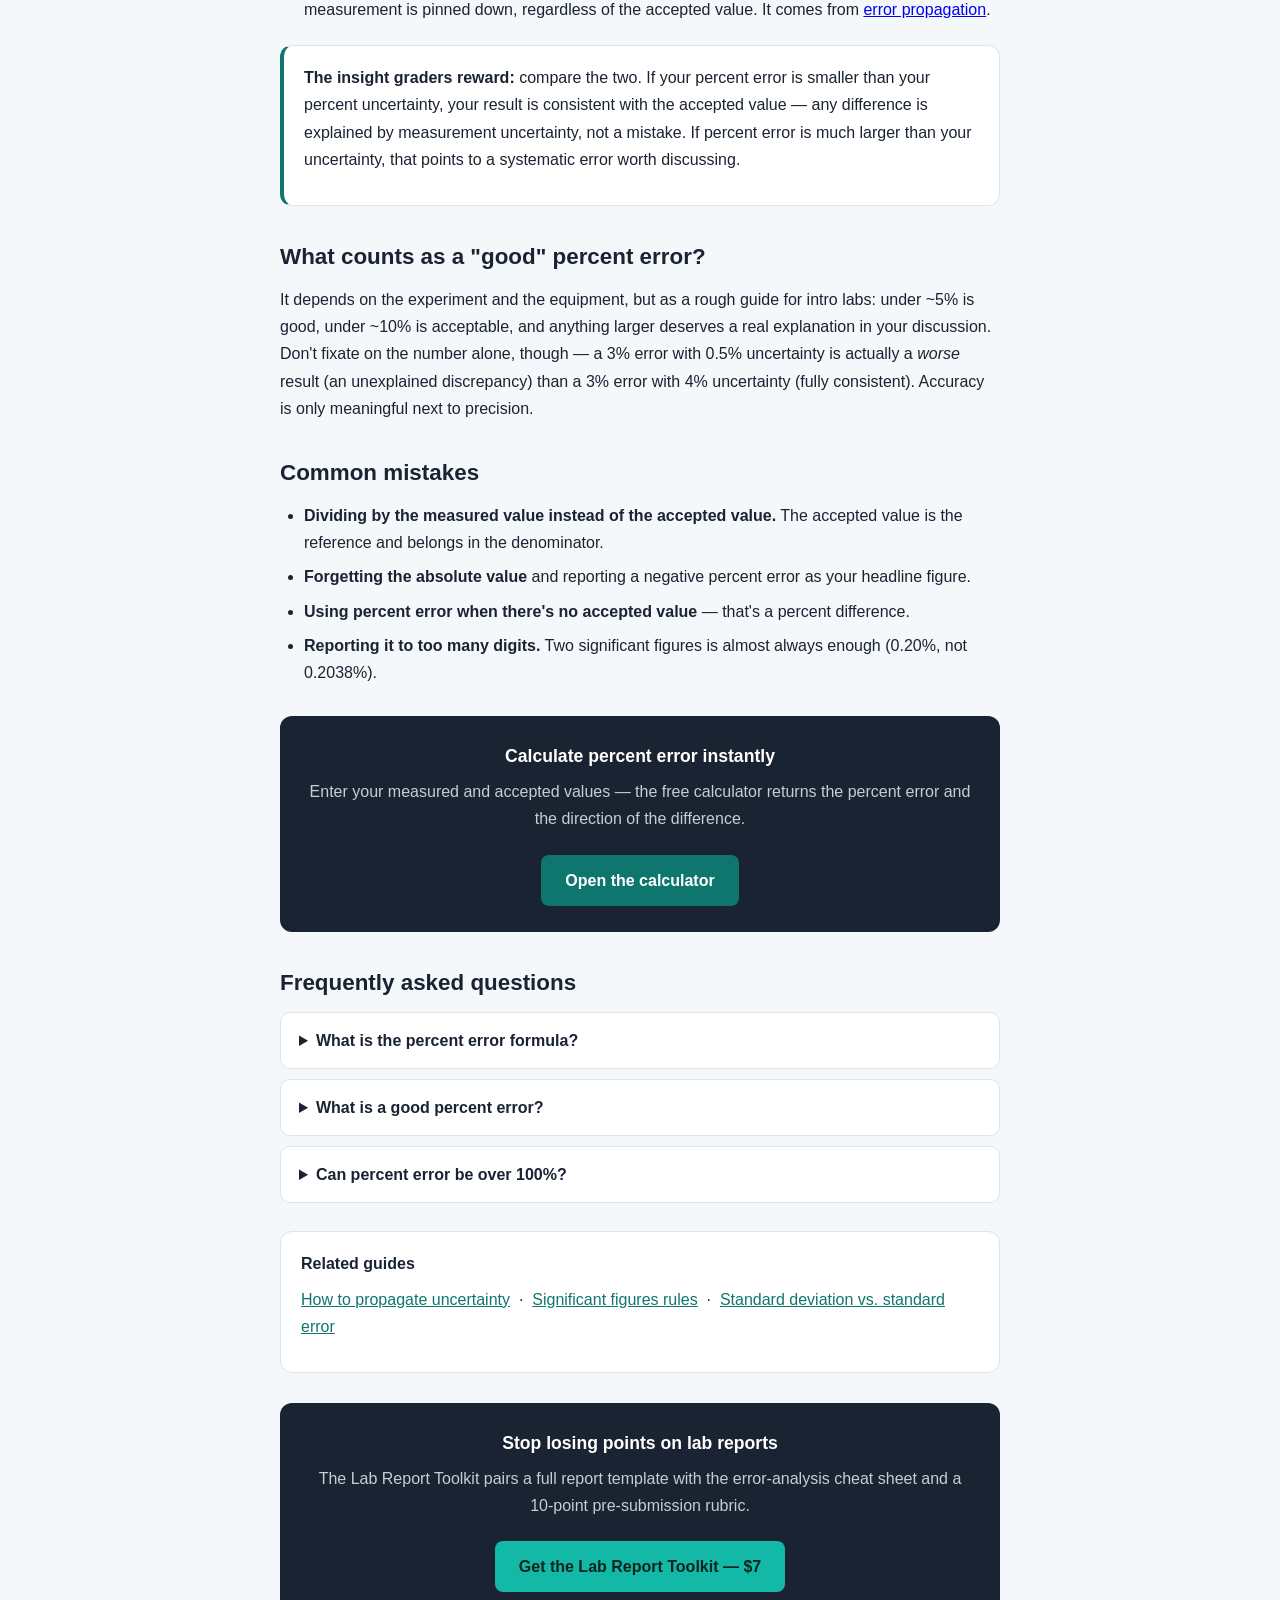
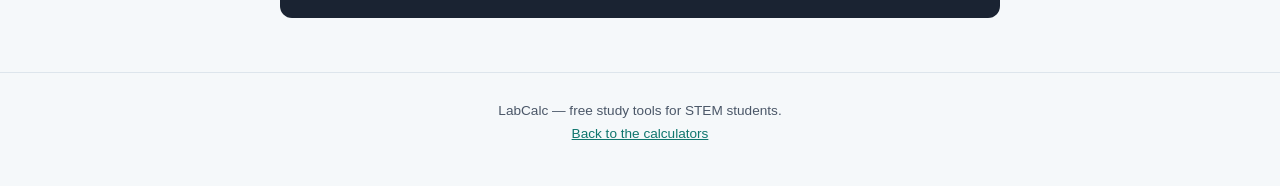
<file: guides/percent-error.html>
<!DOCTYPE html>
<html lang="en">
<head>
<meta charset="UTF-8">
<meta name="viewport" content="width=device-width, initial-scale=1.0">
<title>How to Calculate Percent Error (Formula &amp; Examples) | LabCalc</title>
<meta name="description" content="Percent error explained: the formula, a step-by-step worked example, how it differs from percent difference and percent uncertainty, and what counts as a good percent error — with a free calculator.">
<link rel="canonical" href="https://bennettek99-spec.github.io/labcalc/guides/percent-error.html">
<meta name="robots" content="index, follow">
<meta name="theme-color" content="#0f766e">
<meta property="og:type" content="article">
<meta property="og:site_name" content="LabCalc">
<meta property="og:title" content="How to Calculate Percent Error (Formula & Examples)">
<meta property="og:description" content="The percent error formula with a worked example, plus how it differs from percent difference and percent uncertainty.">
<meta property="og:url" content="https://bennettek99-spec.github.io/labcalc/guides/percent-error.html">
<meta name="twitter:card" content="summary">
<meta name="twitter:title" content="How to Calculate Percent Error">
<meta name="twitter:description" content="The formula, a worked example, and a free percent error calculator.">
<link rel="stylesheet" href="guide.css">
<script type="application/ld+json">
{
  "@context": "https://schema.org",
  "@graph": [
    {
      "@type": "BreadcrumbList",
      "itemListElement": [
        { "@type": "ListItem", "position": 1, "name": "LabCalc", "item": "https://bennettek99-spec.github.io/labcalc/" },
        { "@type": "ListItem", "position": 2, "name": "Guides", "item": "https://bennettek99-spec.github.io/labcalc/#guides" },
        { "@type": "ListItem", "position": 3, "name": "Percent Error" }
      ]
    },
    {
      "@type": "Article",
      "headline": "How to Calculate Percent Error (Formula & Examples)",
      "description": "The percent error formula, a worked example, and how percent error differs from percent difference and percent uncertainty.",
      "about": "Percent error in experimental measurement",
      "inLanguage": "en",
      "mainEntityOfPage": "https://bennettek99-spec.github.io/labcalc/guides/percent-error.html",
      "publisher": { "@type": "Organization", "name": "LabCalc" }
    },
    {
      "@type": "FAQPage",
      "mainEntity": [
        {
          "@type": "Question",
          "name": "What is the percent error formula?",
          "acceptedAnswer": { "@type": "Answer", "text": "Percent error = |measured value - accepted value| / |accepted value| x 100%. You divide the absolute difference between your result and the accepted value by the accepted value, then multiply by 100." }
        },
        {
          "@type": "Question",
          "name": "What is a good percent error?",
          "acceptedAnswer": { "@type": "Answer", "text": "It depends on the experiment, but in introductory physics and chemistry labs a percent error under about 5 percent is usually considered good, and under 10 percent is acceptable. What matters most is whether the difference is explained by your measurement uncertainty." }
        },
        {
          "@type": "Question",
          "name": "What is the difference between percent error and percent difference?",
          "acceptedAnswer": { "@type": "Answer", "text": "Use percent error when you are comparing a measurement to a known accepted value. Use percent difference when you are comparing two measured values and neither is the accepted truth; it divides the difference by the average of the two values." }
        }
      ]
    }
  ]
}
</script>
</head>
<body>

<header>
  <div class="nav">
    <a class="logo" href="../index.html">Lab<span>Calc</span></a>
    <nav class="nav-links">
      <a href="../index.html#percent-error">Calculators</a>
      <a href="../index.html#guides">Guides</a>
      <a href="../index.html#toolkit">Toolkit</a>
    </nav>
  </div>
</header>

<main class="wrap">
  <div class="breadcrumb"><a href="../index.html">LabCalc</a> › <a href="../index.html#guides">Guides</a> › Percent Error</div>

  <article>
    <h1>How to Calculate Percent Error</h1>
    <p class="lede">Percent error tells you how close your measured result came to the accepted ("true") value, as a percentage. It's the standard way intro labs measure <em>accuracy</em> — and it's a one-line calculation once you know the formula. Here's how it works, with a worked example and the distinctions students most often get wrong.</p>

    <h2>The percent error formula</h2>
    <span class="eq"><span class="label">Percent error</span>percent error = |measured − accepted| / |accepted| × 100%</span>
    <p>In words: take the difference between your measured value and the accepted value, drop the sign (absolute value), divide by the accepted value, and multiply by 100. The accepted value goes in the denominator because it's the reference you're judging your measurement against.</p>

    <h2>Step by step</h2>
    <ol>
      <li><strong>Subtract</strong> the accepted value from your measured value.</li>
      <li><strong>Take the absolute value</strong> of that difference (percent error is reported as a positive number).</li>
      <li><strong>Divide</strong> by the accepted value.</li>
      <li><strong>Multiply by 100</strong> and add a % sign.</li>
    </ol>
    <div class="example"><b>Example:</b> you measure gravitational acceleration as 9.79 m/s²; the accepted value is 9.81 m/s².<br>
      |9.79 − 9.81| = 0.02 &nbsp;→&nbsp; 0.02 / 9.81 = 0.00204 &nbsp;→&nbsp; × 100 = <b>0.20% error</b>.</div>

    <h2>Should you keep the sign?</h2>
    <p>Standard percent error uses the absolute value, so it's always positive. But your <strong>discussion section</strong> often benefits from noting the <em>direction</em>: a signed result of −0.20% tells the reader your measurement came out <em>lower</em> than accepted, which is a clue about systematic error (a consistently slow timer, a miscalibrated scale). Report the positive percent error as your headline number, and mention the direction when you analyze why.</p>

    <h2>Percent error vs. percent difference</h2>
    <p>These get swapped constantly. The rule is about whether a "true" value exists:</p>
    <ul>
      <li><strong>Percent error</strong> — you're comparing a measurement to a <em>known accepted value</em> (a textbook constant, a labeled concentration).</li>
      <li><strong>Percent difference</strong> — you're comparing <em>two measured values</em> and neither is the official truth (trial 1 vs. trial 2, your value vs. a lab partner's). Divide by the <em>average</em> of the two:</li>
    </ul>
    <span class="eq"><span class="label">Percent difference</span>percent difference = |a − b| / ((a + b) / 2) × 100%</span>

    <h2>Percent error vs. percent uncertainty</h2>
    <p>Another pair that's easy to confuse — and the distinction is the heart of a good lab report:</p>
    <ul>
      <li><strong>Percent error</strong> measures <em>accuracy</em>: how close you landed to the accepted value.</li>
      <li><strong>Percent uncertainty</strong> (relative uncertainty) measures <em>precision</em>: how tightly your own measurement is pinned down, regardless of the accepted value. It comes from <a href="error-propagation.html">error propagation</a>.</li>
    </ul>
    <div class="callout tip">
      <p><strong>The insight graders reward:</strong> compare the two. If your percent error is smaller than your percent uncertainty, your result is consistent with the accepted value — any difference is explained by measurement uncertainty, not a mistake. If percent error is much larger than your uncertainty, that points to a systematic error worth discussing.</p>
    </div>

    <h2>What counts as a "good" percent error?</h2>
    <p>It depends on the experiment and the equipment, but as a rough guide for intro labs: under ~5% is good, under ~10% is acceptable, and anything larger deserves a real explanation in your discussion. Don't fixate on the number alone, though — a 3% error with 0.5% uncertainty is actually a <em>worse</em> result (an unexplained discrepancy) than a 3% error with 4% uncertainty (fully consistent). Accuracy is only meaningful next to precision.</p>

    <h2>Common mistakes</h2>
    <ul>
      <li><strong>Dividing by the measured value instead of the accepted value.</strong> The accepted value is the reference and belongs in the denominator.</li>
      <li><strong>Forgetting the absolute value</strong> and reporting a negative percent error as your headline figure.</li>
      <li><strong>Using percent error when there's no accepted value</strong> — that's a percent difference.</li>
      <li><strong>Reporting it to too many digits.</strong> Two significant figures is almost always enough (0.20%, not 0.2038%).</li>
    </ul>

    <div class="cta">
      <h3>Calculate percent error instantly</h3>
      <p>Enter your measured and accepted values — the free calculator returns the percent error and the direction of the difference.</p>
      <a class="btn" href="../index.html#percent-error">Open the calculator</a>
    </div>

    <h2>Frequently asked questions</h2>
    <details>
      <summary>What is the percent error formula?</summary>
      <p>Percent error = |measured − accepted| ÷ |accepted| × 100%. Divide the absolute difference between your result and the accepted value by the accepted value, then multiply by 100.</p>
    </details>
    <details>
      <summary>What is a good percent error?</summary>
      <p>In intro labs, under about 5% is good and under 10% is acceptable — but what matters most is whether the difference is covered by your measurement uncertainty.</p>
    </details>
    <details>
      <summary>Can percent error be over 100%?</summary>
      <p>Yes. If your measured value is more than double the accepted value, percent error exceeds 100%. It usually signals a unit mistake or a calculation error worth rechecking.</p>
    </details>

    <div class="related">
      <h3>Related guides</h3>
      <p><a href="error-propagation.html">How to propagate uncertainty</a> &nbsp;·&nbsp; <a href="significant-figures.html">Significant figures rules</a> &nbsp;·&nbsp; <a href="standard-deviation-vs-standard-error.html">Standard deviation vs. standard error</a></p>
    </div>

    <div class="cta">
      <h3>Stop losing points on lab reports</h3>
      <p>The Lab Report Toolkit pairs a full report template with the error-analysis cheat sheet and a 10-point pre-submission rubric.</p>
      <a class="btn alt" href="https://payhip.com/b/xw5Ad" target="_blank" rel="noopener">Get the Lab Report Toolkit — $7</a>
    </div>
  </article>
</main>

<footer>
  <div class="wrap">
    <p>LabCalc — free study tools for STEM students.</p>
    <p><a href="../index.html">Back to the calculators</a></p>
  </div>
</footer>

</body>
</html>
</file>
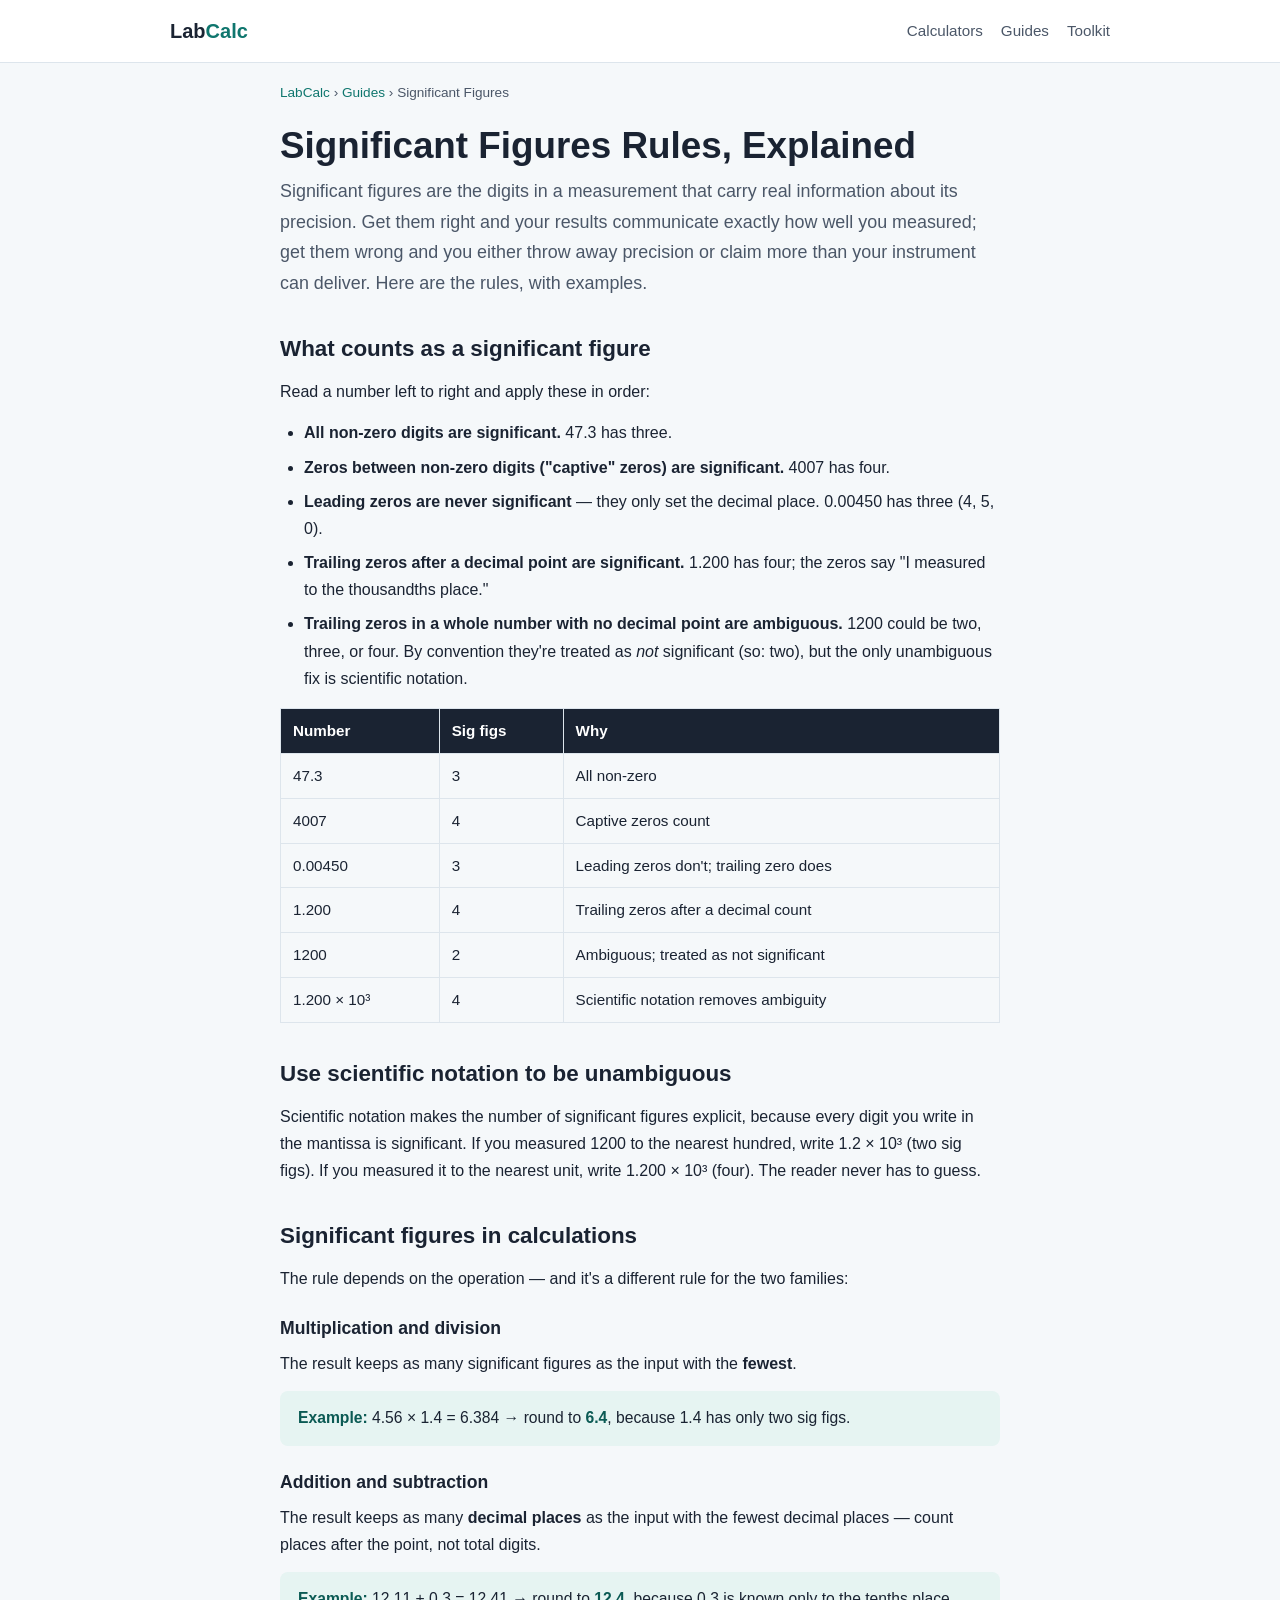
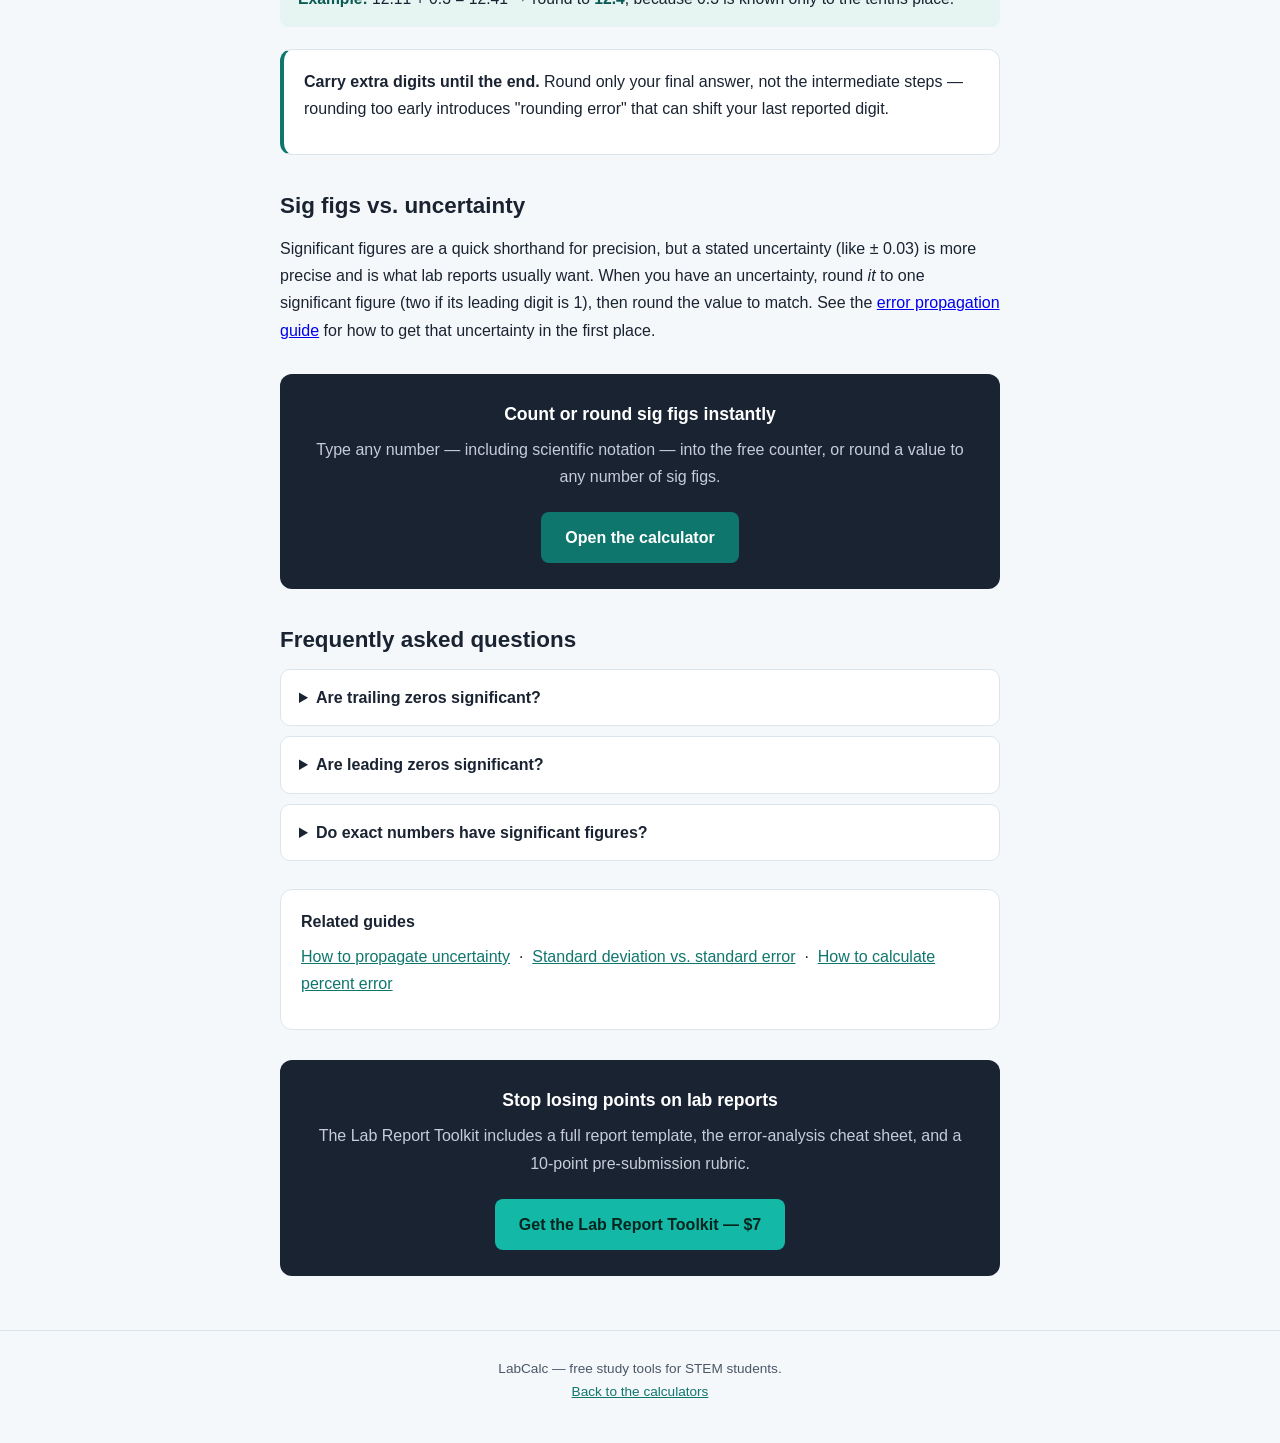
<file: guides/significant-figures.html>
<!DOCTYPE html>
<html lang="en">
<head>
<meta charset="UTF-8">
<meta name="viewport" content="width=device-width, initial-scale=1.0">
<title>Significant Figures Rules, Explained (With Examples) | LabCalc</title>
<meta name="description" content="The significant figures rules made simple: which digits count, how leading and trailing zeros work, and how sig figs behave in addition vs. multiplication — with examples and a free counter.">
<link rel="canonical" href="https://bennettek99-spec.github.io/labcalc/guides/significant-figures.html">
<meta name="robots" content="index, follow">
<meta name="theme-color" content="#0f766e">
<meta property="og:type" content="article">
<meta property="og:site_name" content="LabCalc">
<meta property="og:title" content="Significant Figures Rules, Explained (With Examples)">
<meta property="og:description" content="Which digits count, how zeros work, and how sig figs behave in calculations — with examples and a free counter.">
<meta property="og:url" content="https://bennettek99-spec.github.io/labcalc/guides/significant-figures.html">
<meta name="twitter:card" content="summary">
<meta name="twitter:title" content="Significant Figures Rules, Explained">
<meta name="twitter:description" content="The five sig-fig rules with examples, plus a free significant figures counter.">
<link rel="stylesheet" href="guide.css">
<script type="application/ld+json">
{
  "@context": "https://schema.org",
  "@graph": [
    {
      "@type": "BreadcrumbList",
      "itemListElement": [
        { "@type": "ListItem", "position": 1, "name": "LabCalc", "item": "https://bennettek99-spec.github.io/labcalc/" },
        { "@type": "ListItem", "position": 2, "name": "Guides", "item": "https://bennettek99-spec.github.io/labcalc/#guides" },
        { "@type": "ListItem", "position": 3, "name": "Significant Figures" }
      ]
    },
    {
      "@type": "Article",
      "headline": "Significant Figures Rules, Explained (With Examples)",
      "description": "How to count significant figures, how leading and trailing zeros work, and how sig figs propagate through addition and multiplication.",
      "about": "Significant figures in measurement and calculation",
      "inLanguage": "en",
      "mainEntityOfPage": "https://bennettek99-spec.github.io/labcalc/guides/significant-figures.html",
      "publisher": { "@type": "Organization", "name": "LabCalc" }
    },
    {
      "@type": "FAQPage",
      "mainEntity": [
        {
          "@type": "Question",
          "name": "Are trailing zeros significant?",
          "acceptedAnswer": { "@type": "Answer", "text": "Trailing zeros after a decimal point are significant: 1.200 has four significant figures. Trailing zeros in a whole number with no decimal point are ambiguous and are conventionally treated as not significant, so 1200 has two. Use scientific notation to remove the ambiguity." }
        },
        {
          "@type": "Question",
          "name": "Are leading zeros significant?",
          "acceptedAnswer": { "@type": "Answer", "text": "No. Leading zeros only mark the decimal place and are never significant. 0.00450 has three significant figures: 4, 5, and the trailing 0." }
        },
        {
          "@type": "Question",
          "name": "How many significant figures should a result have?",
          "acceptedAnswer": { "@type": "Answer", "text": "In multiplication and division, the result keeps as many significant figures as the input with the fewest. In addition and subtraction, the result keeps as many decimal places as the input with the fewest decimal places." }
        }
      ]
    }
  ]
}
</script>
</head>
<body>

<header>
  <div class="nav">
    <a class="logo" href="../index.html">Lab<span>Calc</span></a>
    <nav class="nav-links">
      <a href="../index.html#sigfigs">Calculators</a>
      <a href="../index.html#guides">Guides</a>
      <a href="../index.html#toolkit">Toolkit</a>
    </nav>
  </div>
</header>

<main class="wrap">
  <div class="breadcrumb"><a href="../index.html">LabCalc</a> › <a href="../index.html#guides">Guides</a> › Significant Figures</div>

  <article>
    <h1>Significant Figures Rules, Explained</h1>
    <p class="lede">Significant figures are the digits in a measurement that carry real information about its precision. Get them right and your results communicate exactly how well you measured; get them wrong and you either throw away precision or claim more than your instrument can deliver. Here are the rules, with examples.</p>

    <h2>What counts as a significant figure</h2>
    <p>Read a number left to right and apply these in order:</p>
    <ul>
      <li><strong>All non-zero digits are significant.</strong> 47.3 has three.</li>
      <li><strong>Zeros between non-zero digits ("captive" zeros) are significant.</strong> 4007 has four.</li>
      <li><strong>Leading zeros are never significant</strong> — they only set the decimal place. 0.00450 has three (4, 5, 0).</li>
      <li><strong>Trailing zeros after a decimal point are significant.</strong> 1.200 has four; the zeros say "I measured to the thousandths place."</li>
      <li><strong>Trailing zeros in a whole number with no decimal point are ambiguous.</strong> 1200 could be two, three, or four. By convention they're treated as <em>not</em> significant (so: two), but the only unambiguous fix is scientific notation.</li>
    </ul>

    <table class="tbl">
      <tr><th>Number</th><th>Sig figs</th><th>Why</th></tr>
      <tr><td>47.3</td><td>3</td><td>All non-zero</td></tr>
      <tr><td>4007</td><td>4</td><td>Captive zeros count</td></tr>
      <tr><td>0.00450</td><td>3</td><td>Leading zeros don't; trailing zero does</td></tr>
      <tr><td>1.200</td><td>4</td><td>Trailing zeros after a decimal count</td></tr>
      <tr><td>1200</td><td>2</td><td>Ambiguous; treated as not significant</td></tr>
      <tr><td>1.200 × 10³</td><td>4</td><td>Scientific notation removes ambiguity</td></tr>
    </table>

    <h2>Use scientific notation to be unambiguous</h2>
    <p>Scientific notation makes the number of significant figures explicit, because every digit you write in the mantissa is significant. If you measured 1200 to the nearest hundred, write 1.2 × 10³ (two sig figs). If you measured it to the nearest unit, write 1.200 × 10³ (four). The reader never has to guess.</p>

    <h2>Significant figures in calculations</h2>
    <p>The rule depends on the operation — and it's a different rule for the two families:</p>

    <h3>Multiplication and division</h3>
    <p>The result keeps as many significant figures as the input with the <strong>fewest</strong>.</p>
    <div class="example"><b>Example:</b> 4.56 × 1.4 = 6.384 → round to <b>6.4</b>, because 1.4 has only two sig figs.</div>

    <h3>Addition and subtraction</h3>
    <p>The result keeps as many <strong>decimal places</strong> as the input with the fewest decimal places — count places after the point, not total digits.</p>
    <div class="example"><b>Example:</b> 12.11 + 0.3 = 12.41 → round to <b>12.4</b>, because 0.3 is known only to the tenths place.</div>

    <div class="callout tip">
      <p><strong>Carry extra digits until the end.</strong> Round only your final answer, not the intermediate steps — rounding too early introduces "rounding error" that can shift your last reported digit.</p>
    </div>

    <h2>Sig figs vs. uncertainty</h2>
    <p>Significant figures are a quick shorthand for precision, but a stated uncertainty (like ± 0.03) is more precise and is what lab reports usually want. When you have an uncertainty, round <em>it</em> to one significant figure (two if its leading digit is 1), then round the value to match. See the <a href="error-propagation.html">error propagation guide</a> for how to get that uncertainty in the first place.</p>

    <div class="cta">
      <h3>Count or round sig figs instantly</h3>
      <p>Type any number — including scientific notation — into the free counter, or round a value to any number of sig figs.</p>
      <a class="btn" href="../index.html#sigfigs">Open the calculator</a>
    </div>

    <h2>Frequently asked questions</h2>
    <details>
      <summary>Are trailing zeros significant?</summary>
      <p>After a decimal point, yes — 1.200 has four. In a whole number with no decimal point they're ambiguous and conventionally treated as not significant, so 1200 has two. Write 1.200 × 10³ to be explicit.</p>
    </details>
    <details>
      <summary>Are leading zeros significant?</summary>
      <p>Never. They only mark the decimal place. 0.00450 has three significant figures.</p>
    </details>
    <details>
      <summary>Do exact numbers have significant figures?</summary>
      <p>Exact values — counted quantities (5 trials) and defined constants (exactly 100 cm per m) — have infinite significant figures and never limit the precision of a calculation.</p>
    </details>

    <div class="related">
      <h3>Related guides</h3>
      <p><a href="error-propagation.html">How to propagate uncertainty</a> &nbsp;·&nbsp; <a href="standard-deviation-vs-standard-error.html">Standard deviation vs. standard error</a> &nbsp;·&nbsp; <a href="percent-error.html">How to calculate percent error</a></p>
    </div>

    <div class="cta">
      <h3>Stop losing points on lab reports</h3>
      <p>The Lab Report Toolkit includes a full report template, the error-analysis cheat sheet, and a 10-point pre-submission rubric.</p>
      <a class="btn alt" href="https://payhip.com/b/xw5Ad" target="_blank" rel="noopener">Get the Lab Report Toolkit — $7</a>
    </div>
  </article>
</main>

<footer>
  <div class="wrap">
    <p>LabCalc — free study tools for STEM students.</p>
    <p><a href="../index.html">Back to the calculators</a></p>
  </div>
</footer>

</body>
</html>
</file>
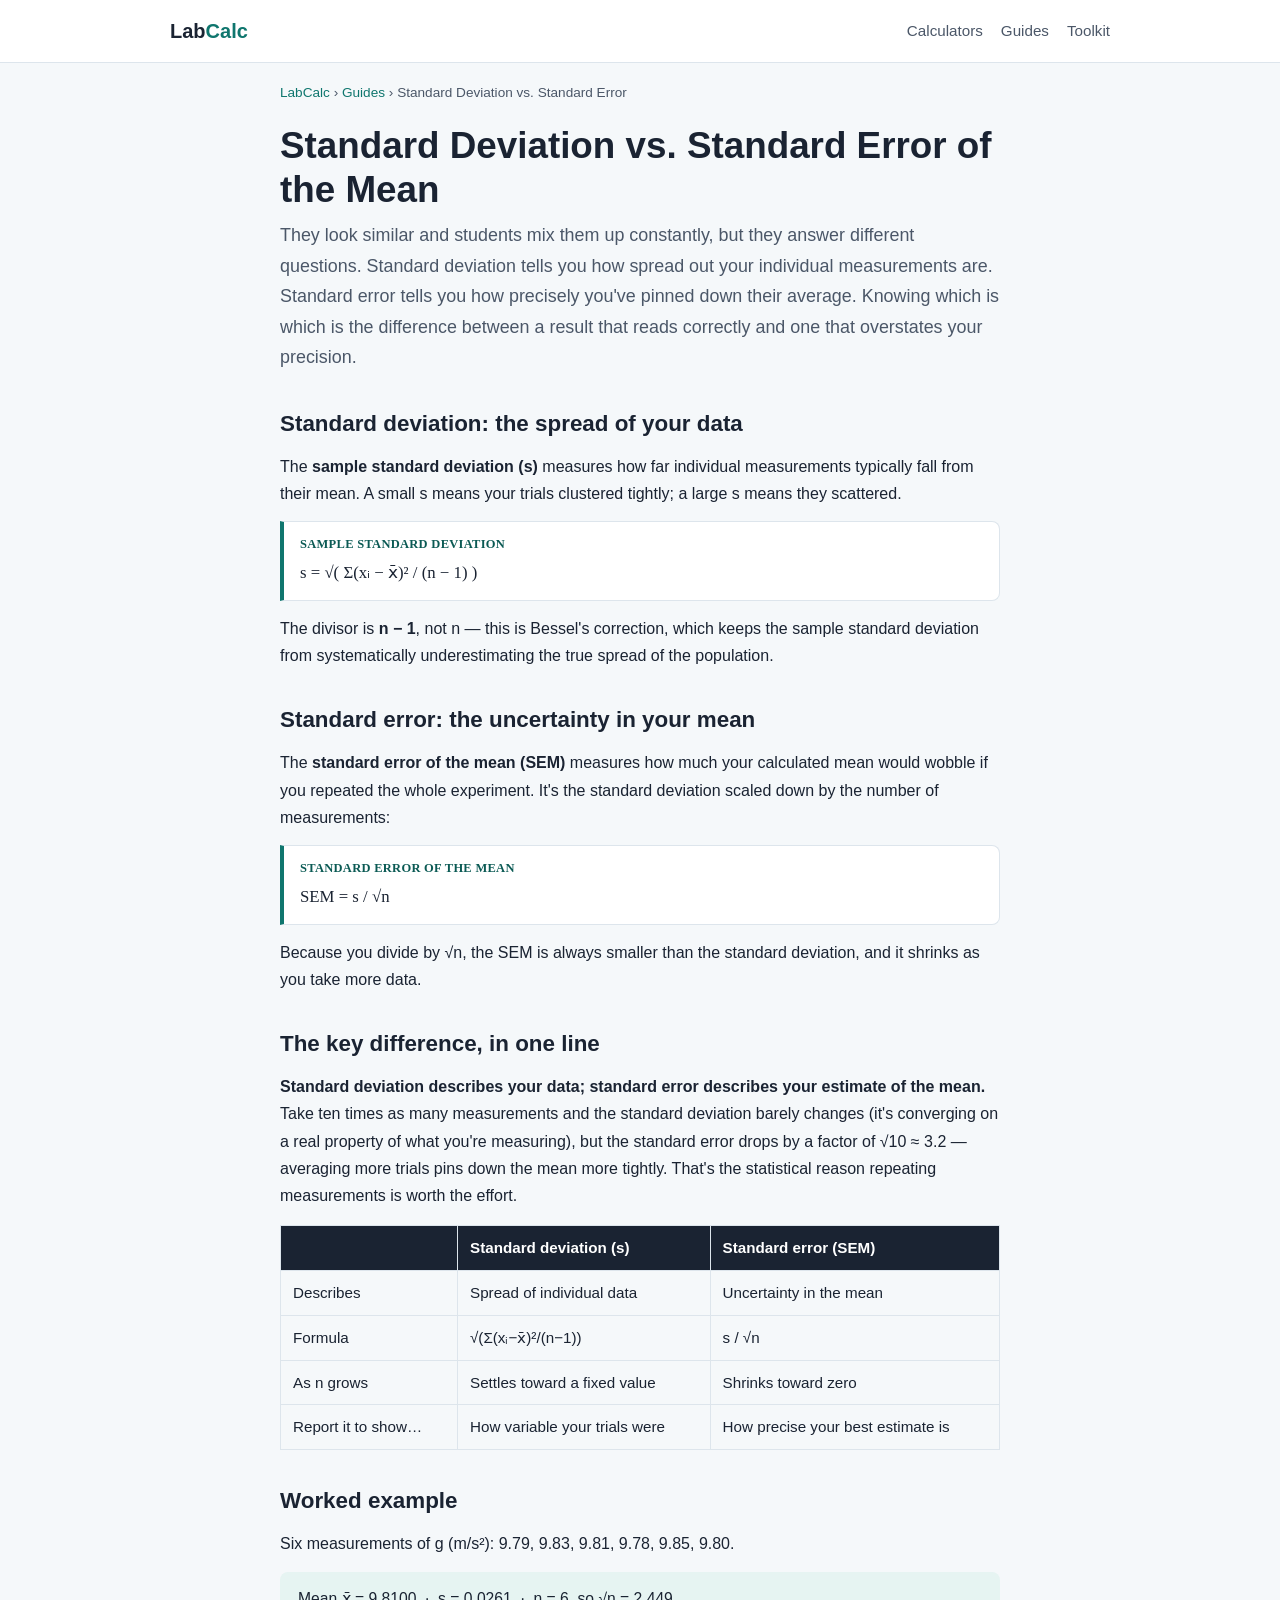
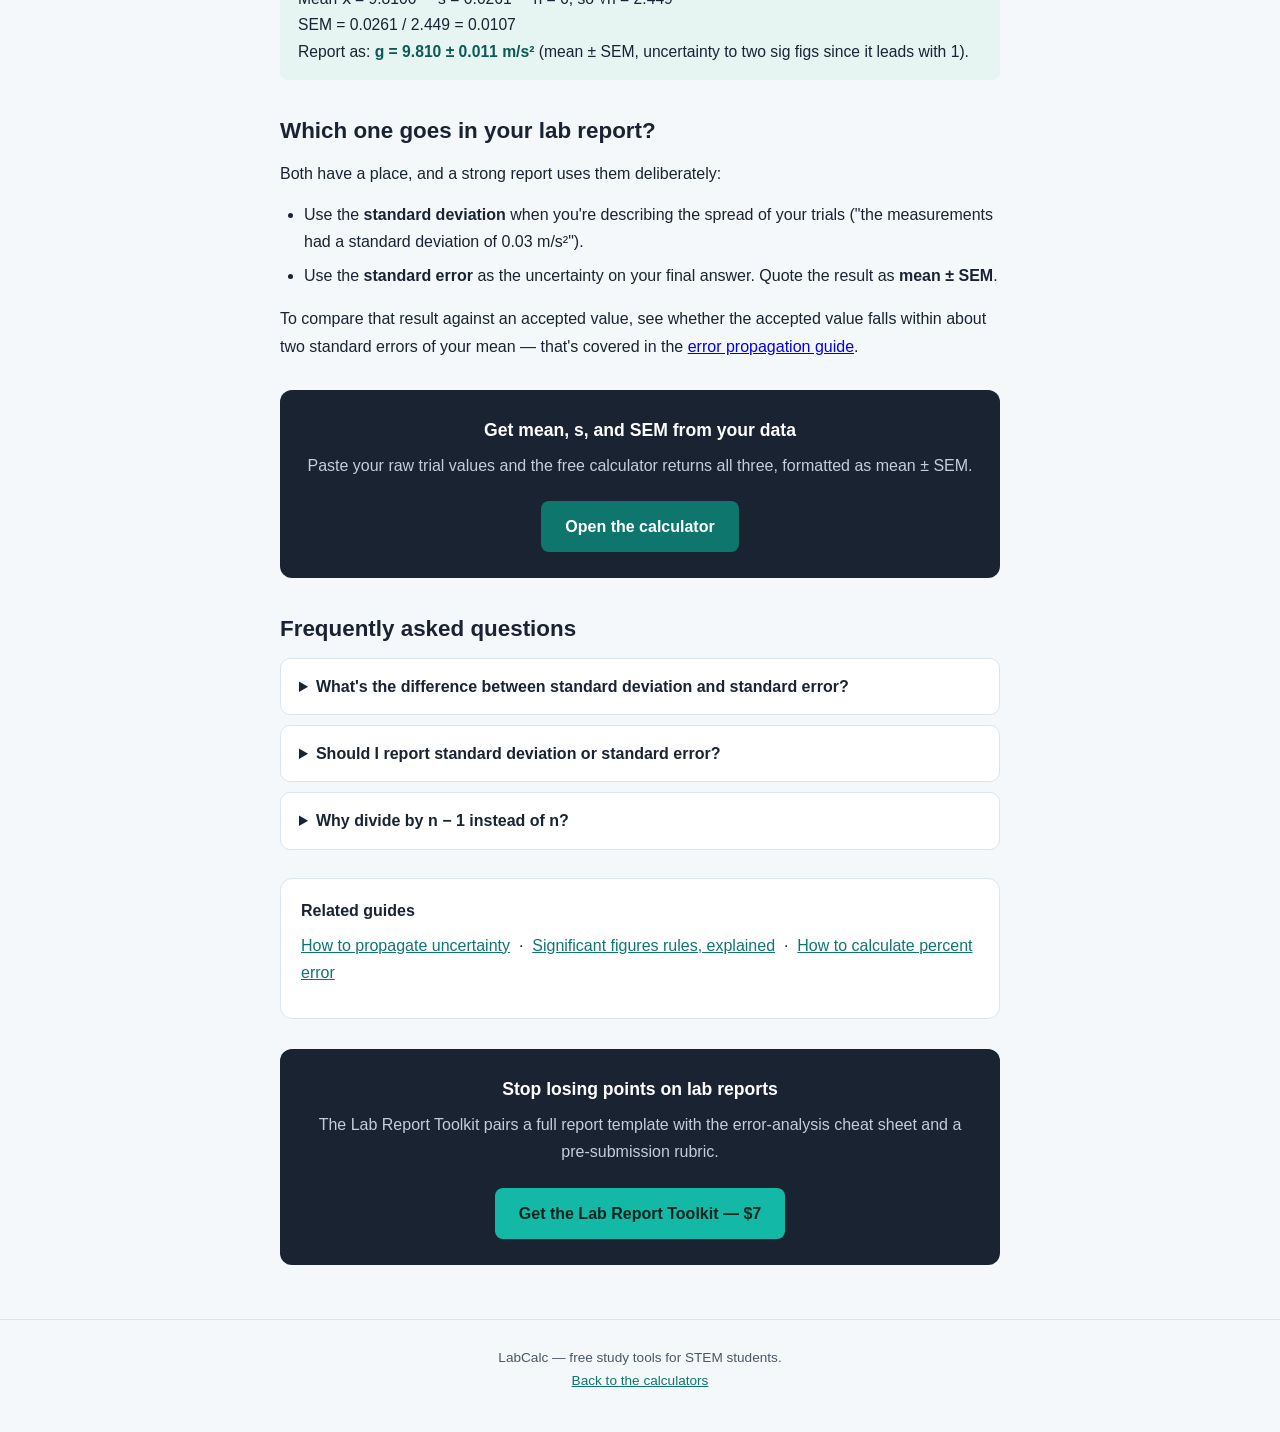
<file: guides/standard-deviation-vs-standard-error.html>
<!DOCTYPE html>
<html lang="en">
<head>
<meta charset="UTF-8">
<meta name="viewport" content="width=device-width, initial-scale=1.0">
<title>Standard Deviation vs. Standard Error: What's the Difference? | LabCalc</title>
<meta name="description" content="Standard deviation vs. standard error explained: what each one measures, the formulas, how they differ, and which to report in a lab report — with a worked example and a free calculator.">
<link rel="canonical" href="https://bennettek99-spec.github.io/labcalc/guides/standard-deviation-vs-standard-error.html">
<meta name="robots" content="index, follow">
<meta name="theme-color" content="#0f766e">
<meta property="og:type" content="article">
<meta property="og:site_name" content="LabCalc">
<meta property="og:title" content="Standard Deviation vs. Standard Error: What's the Difference?">
<meta property="og:description" content="What each measures, the formulas, and which to report in a lab report — with a worked example.">
<meta property="og:url" content="https://bennettek99-spec.github.io/labcalc/guides/standard-deviation-vs-standard-error.html">
<meta name="twitter:card" content="summary">
<meta name="twitter:title" content="Standard Deviation vs. Standard Error">
<meta name="twitter:description" content="The difference, the formulas, and which to report — with a free calculator.">
<link rel="stylesheet" href="guide.css">
<script type="application/ld+json">
{
  "@context": "https://schema.org",
  "@graph": [
    {
      "@type": "BreadcrumbList",
      "itemListElement": [
        { "@type": "ListItem", "position": 1, "name": "LabCalc", "item": "https://bennettek99-spec.github.io/labcalc/" },
        { "@type": "ListItem", "position": 2, "name": "Guides", "item": "https://bennettek99-spec.github.io/labcalc/#guides" },
        { "@type": "ListItem", "position": 3, "name": "Standard Deviation vs. Standard Error" }
      ]
    },
    {
      "@type": "Article",
      "headline": "Standard Deviation vs. Standard Error: What's the Difference?",
      "description": "What standard deviation and standard error of the mean each measure, their formulas, and which one to report in a lab result.",
      "about": "Standard deviation and standard error of the mean",
      "inLanguage": "en",
      "mainEntityOfPage": "https://bennettek99-spec.github.io/labcalc/guides/standard-deviation-vs-standard-error.html",
      "publisher": { "@type": "Organization", "name": "LabCalc" }
    },
    {
      "@type": "FAQPage",
      "mainEntity": [
        {
          "@type": "Question",
          "name": "What is the difference between standard deviation and standard error?",
          "acceptedAnswer": { "@type": "Answer", "text": "Standard deviation describes the spread of your individual measurements. Standard error of the mean (SEM) describes the uncertainty in the mean of those measurements. SEM equals the standard deviation divided by the square root of the number of measurements, so it is always smaller than the standard deviation." }
        },
        {
          "@type": "Question",
          "name": "Should I report standard deviation or standard error in a lab report?",
          "acceptedAnswer": { "@type": "Answer", "text": "Report the standard deviation to describe how spread out your individual trials are, and report the standard error of the mean as the uncertainty on your best estimate. A final result is usually quoted as mean plus or minus SEM." }
        },
        {
          "@type": "Question",
          "name": "Why does more data reduce the standard error but not the standard deviation?",
          "acceptedAnswer": { "@type": "Answer", "text": "The standard deviation estimates the spread of the underlying population and settles toward a fixed value as you take more data. The standard error shrinks as 1 over the square root of n because averaging more measurements pins down the mean more precisely." }
        }
      ]
    }
  ]
}
</script>
</head>
<body>

<header>
  <div class="nav">
    <a class="logo" href="../index.html">Lab<span>Calc</span></a>
    <nav class="nav-links">
      <a href="../index.html#stats">Calculators</a>
      <a href="../index.html#guides">Guides</a>
      <a href="../index.html#toolkit">Toolkit</a>
    </nav>
  </div>
</header>

<main class="wrap">
  <div class="breadcrumb"><a href="../index.html">LabCalc</a> › <a href="../index.html#guides">Guides</a> › Standard Deviation vs. Standard Error</div>

  <article>
    <h1>Standard Deviation vs. Standard Error of the Mean</h1>
    <p class="lede">They look similar and students mix them up constantly, but they answer different questions. Standard deviation tells you how spread out your individual measurements are. Standard error tells you how precisely you've pinned down their average. Knowing which is which is the difference between a result that reads correctly and one that overstates your precision.</p>

    <h2>Standard deviation: the spread of your data</h2>
    <p>The <strong>sample standard deviation (s)</strong> measures how far individual measurements typically fall from their mean. A small s means your trials clustered tightly; a large s means they scattered.</p>
    <span class="eq"><span class="label">Sample standard deviation</span>s = √( Σ(xᵢ − x̄)² / (n − 1) )</span>
    <p>The divisor is <strong>n − 1</strong>, not n — this is Bessel's correction, which keeps the sample standard deviation from systematically underestimating the true spread of the population.</p>

    <h2>Standard error: the uncertainty in your mean</h2>
    <p>The <strong>standard error of the mean (SEM)</strong> measures how much your calculated mean would wobble if you repeated the whole experiment. It's the standard deviation scaled down by the number of measurements:</p>
    <span class="eq"><span class="label">Standard error of the mean</span>SEM = s / √n</span>
    <p>Because you divide by √n, the SEM is always smaller than the standard deviation, and it shrinks as you take more data.</p>

    <h2>The key difference, in one line</h2>
    <p><strong>Standard deviation describes your data; standard error describes your estimate of the mean.</strong> Take ten times as many measurements and the standard deviation barely changes (it's converging on a real property of what you're measuring), but the standard error drops by a factor of √10 ≈ 3.2 — averaging more trials pins down the mean more tightly. That's the statistical reason repeating measurements is worth the effort.</p>

    <table class="tbl">
      <tr><th></th><th>Standard deviation (s)</th><th>Standard error (SEM)</th></tr>
      <tr><td>Describes</td><td>Spread of individual data</td><td>Uncertainty in the mean</td></tr>
      <tr><td>Formula</td><td>√(Σ(xᵢ−x̄)²/(n−1))</td><td>s / √n</td></tr>
      <tr><td>As n grows</td><td>Settles toward a fixed value</td><td>Shrinks toward zero</td></tr>
      <tr><td>Report it to show…</td><td>How variable your trials were</td><td>How precise your best estimate is</td></tr>
    </table>

    <h2>Worked example</h2>
    <p>Six measurements of g (m/s²): 9.79, 9.83, 9.81, 9.78, 9.85, 9.80.</p>
    <div class="example">
      Mean x̄ = 9.8100 &nbsp;·&nbsp; s = 0.0261 &nbsp;·&nbsp; n = 6, so √n = 2.449<br>
      SEM = 0.0261 / 2.449 = 0.0107<br>
      Report as: <b>g = 9.810 ± 0.011 m/s²</b> (mean ± SEM, uncertainty to two sig figs since it leads with 1).
    </div>

    <h2>Which one goes in your lab report?</h2>
    <p>Both have a place, and a strong report uses them deliberately:</p>
    <ul>
      <li>Use the <strong>standard deviation</strong> when you're describing the spread of your trials ("the measurements had a standard deviation of 0.03 m/s²").</li>
      <li>Use the <strong>standard error</strong> as the uncertainty on your final answer. Quote the result as <strong>mean ± SEM</strong>.</li>
    </ul>
    <p>To compare that result against an accepted value, see whether the accepted value falls within about two standard errors of your mean — that's covered in the <a href="error-propagation.html">error propagation guide</a>.</p>

    <div class="cta">
      <h3>Get mean, s, and SEM from your data</h3>
      <p>Paste your raw trial values and the free calculator returns all three, formatted as mean ± SEM.</p>
      <a class="btn" href="../index.html#stats">Open the calculator</a>
    </div>

    <h2>Frequently asked questions</h2>
    <details>
      <summary>What's the difference between standard deviation and standard error?</summary>
      <p>Standard deviation describes the spread of your individual measurements; standard error describes the uncertainty in their mean. SEM = s/√n, so the standard error is always the smaller of the two.</p>
    </details>
    <details>
      <summary>Should I report standard deviation or standard error?</summary>
      <p>Report the standard deviation to describe the spread of your trials, and the standard error as the uncertainty on your best estimate. The final result is usually written mean ± SEM.</p>
    </details>
    <details>
      <summary>Why divide by n − 1 instead of n?</summary>
      <p>Using n − 1 (Bessel's correction) prevents the sample standard deviation from systematically underestimating the true population spread, because the sample mean is itself estimated from the same data.</p>
    </details>

    <div class="related">
      <h3>Related guides</h3>
      <p><a href="error-propagation.html">How to propagate uncertainty</a> &nbsp;·&nbsp; <a href="significant-figures.html">Significant figures rules, explained</a> &nbsp;·&nbsp; <a href="percent-error.html">How to calculate percent error</a></p>
    </div>

    <div class="cta">
      <h3>Stop losing points on lab reports</h3>
      <p>The Lab Report Toolkit pairs a full report template with the error-analysis cheat sheet and a pre-submission rubric.</p>
      <a class="btn alt" href="https://payhip.com/b/xw5Ad" target="_blank" rel="noopener">Get the Lab Report Toolkit — $7</a>
    </div>
  </article>
</main>

<footer>
  <div class="wrap">
    <p>LabCalc — free study tools for STEM students.</p>
    <p><a href="../index.html">Back to the calculators</a></p>
  </div>
</footer>

</body>
</html>
</file>
<file: guides/guide.css>
:root {
  --ink: #1a2332;
  --ink-soft: #4b5768;
  --bg: #f5f8fa;
  --card: #ffffff;
  --line: #dde5ec;
  --accent: #0f766e;
  --accent-dark: #0b5a54;
  --accent-soft: #e6f4f2;
  --radius: 12px;
}
* { margin: 0; padding: 0; box-sizing: border-box; }
html { scroll-behavior: smooth; }
body {
  font-family: -apple-system, BlinkMacSystemFont, "Segoe UI", Roboto, Helvetica, Arial, sans-serif;
  background: var(--bg);
  color: var(--ink);
  line-height: 1.7;
}
.wrap { max-width: 760px; margin: 0 auto; padding: 0 20px; }

header {
  background: var(--card);
  border-bottom: 1px solid var(--line);
  position: sticky; top: 0; z-index: 10;
}
.nav {
  max-width: 980px; margin: 0 auto; padding: 14px 20px;
  display: flex; align-items: center; justify-content: space-between; gap: 12px; flex-wrap: wrap;
}
.logo { font-weight: 800; font-size: 1.25rem; color: var(--ink); text-decoration: none; }
.logo span { color: var(--accent); }
.nav-links { display: flex; gap: 18px; flex-wrap: wrap; }
.nav-links a { color: var(--ink-soft); text-decoration: none; font-size: 0.95rem; font-weight: 500; }
.nav-links a:hover { color: var(--accent); }

.breadcrumb { font-size: 0.85rem; color: var(--ink-soft); padding: 18px 0 0; }
.breadcrumb a { color: var(--accent); text-decoration: none; }
.breadcrumb a:hover { text-decoration: underline; }

article { padding: 8px 0 24px; }
article h1 { font-size: clamp(1.6rem, 4vw, 2.3rem); line-height: 1.2; margin: 12px 0 8px; }
.lede { font-size: 1.12rem; color: var(--ink-soft); margin-bottom: 8px; }
article h2 { font-size: 1.4rem; margin: 32px 0 10px; }
article h3 { font-size: 1.1rem; margin: 22px 0 6px; }
article p { margin-bottom: 14px; }
article ul, article ol { margin: 0 0 16px 24px; }
article li { margin-bottom: 7px; }
article strong { color: var(--ink); }

.eq {
  display: block; background: var(--card); border: 1px solid var(--line);
  border-left: 4px solid var(--accent); border-radius: 0 8px 8px 0;
  padding: 12px 16px; margin: 14px 0; font-size: 1.05rem;
  font-family: "Cambria Math", Georgia, "Times New Roman", serif; overflow-x: auto;
}
.eq .label { display: block; font-family: inherit; font-size: 0.78rem; font-weight: 700;
  color: var(--accent-dark); letter-spacing: 0.3px; margin-bottom: 4px; text-transform: uppercase; }

.example {
  background: var(--accent-soft); border-radius: 8px; padding: 14px 18px; margin: 14px 0;
  font-size: 0.98rem;
}
.example b { color: var(--accent-dark); }

.callout {
  border: 1px solid var(--line); background: var(--card); border-radius: var(--radius);
  padding: 18px 20px; margin: 22px 0;
}
.callout.tip { border-left: 4px solid var(--accent); }

.cta {
  background: var(--ink); color: #eef2f6; border-radius: var(--radius);
  padding: 26px 26px; margin: 30px 0; text-align: center;
}
.cta h3 { color: #fff; margin-top: 0; }
.cta p { color: #c4cdd8; }
.cta .btn {
  display: inline-block; margin-top: 8px; background: var(--accent); color: #fff !important;
  font-weight: 700; padding: 12px 24px; border-radius: 8px; text-decoration: none;
}
.cta .btn:hover { background: var(--accent-dark); }
.cta .btn.alt { background: #14b8a6; color: #06251f !important; }
.cta .btn.alt:hover { background: #2dd4bf; }

table.tbl { border-collapse: collapse; width: 100%; margin: 16px 0; font-size: 0.95rem; }
table.tbl th, table.tbl td { border: 1px solid var(--line); padding: 9px 12px; text-align: left; }
table.tbl th { background: var(--ink); color: #fff; }

details {
  background: var(--card); border: 1px solid var(--line);
  border-radius: 10px; padding: 14px 18px; margin-bottom: 10px;
}
summary { font-weight: 600; cursor: pointer; }
details p { margin: 10px 0 0; color: var(--ink-soft); }

.related { margin: 28px 0; padding: 18px 20px; background: var(--card); border: 1px solid var(--line); border-radius: var(--radius); }
.related h3 { margin: 0 0 8px; font-size: 1rem; }
.related a { color: var(--accent); }

footer {
  border-top: 1px solid var(--line); padding: 26px 0 40px;
  text-align: center; color: var(--ink-soft); font-size: 0.85rem;
}
footer a { color: var(--accent); }
</file>
